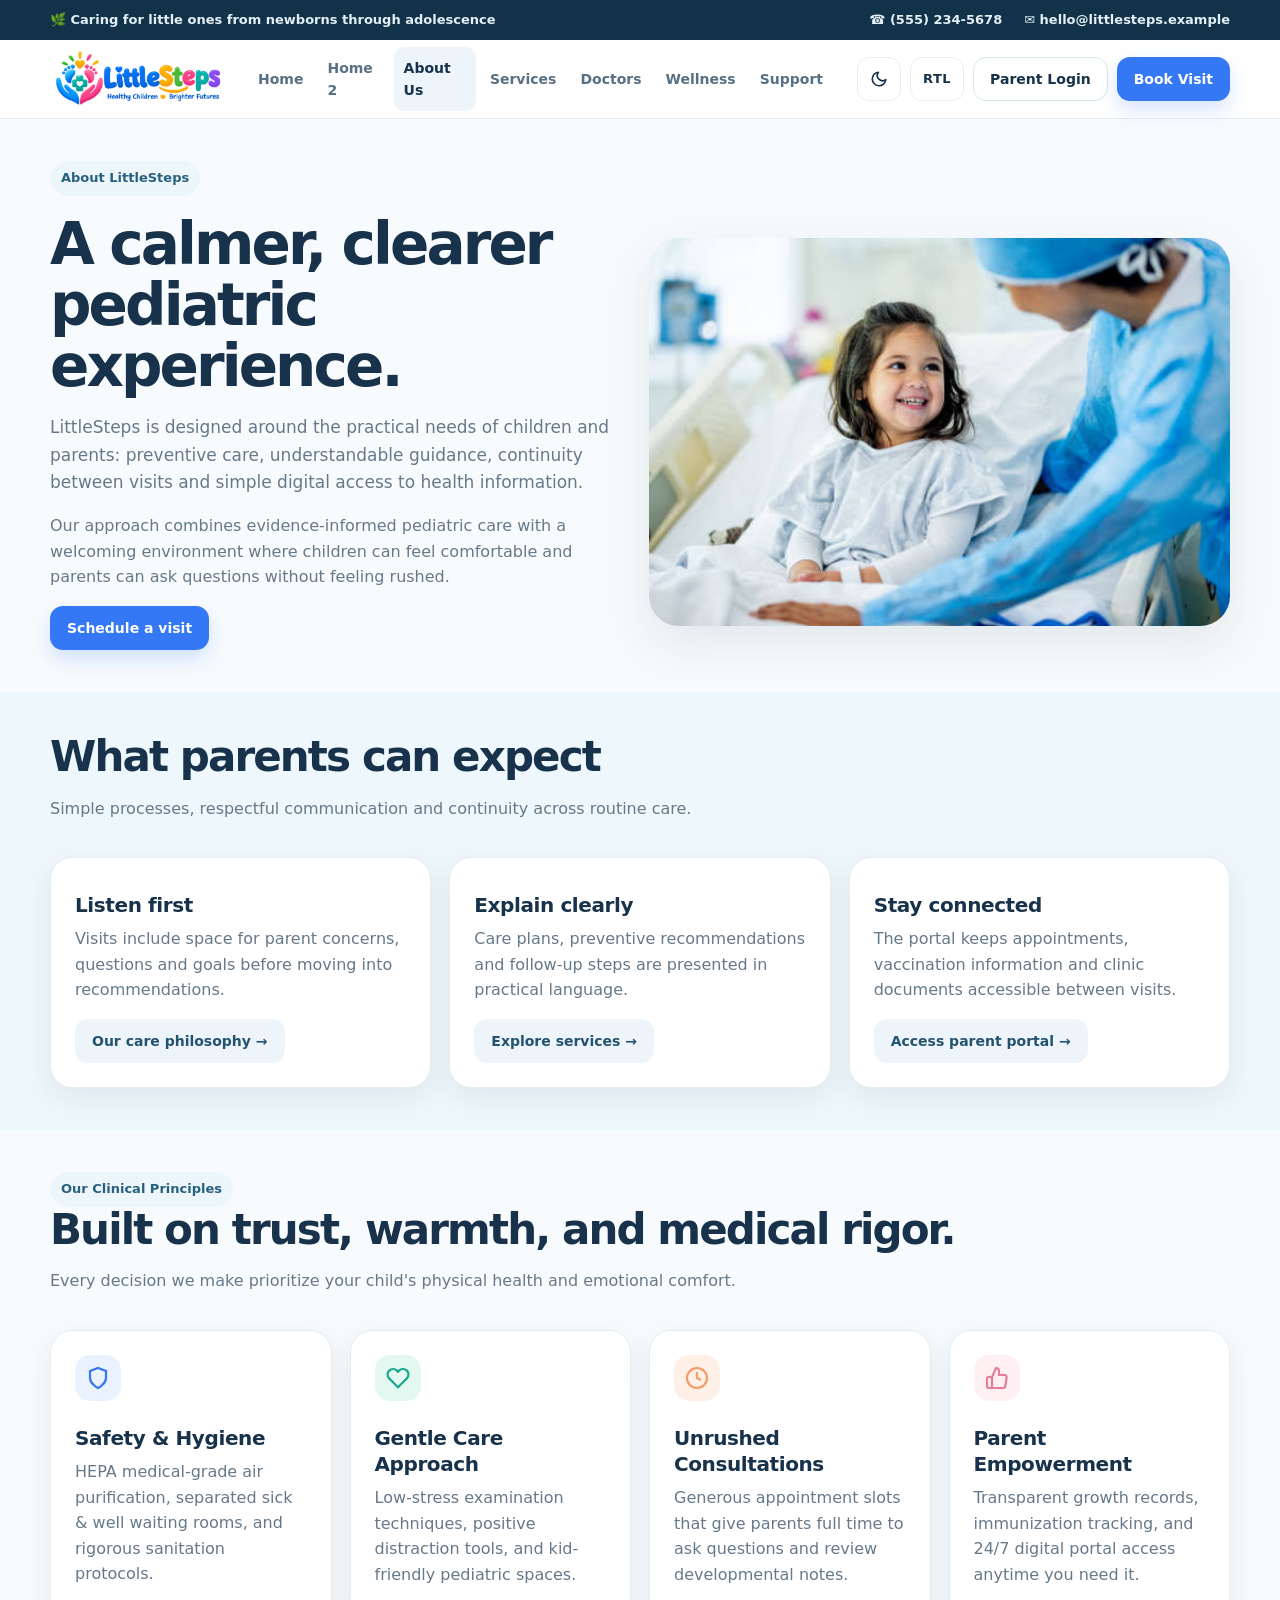
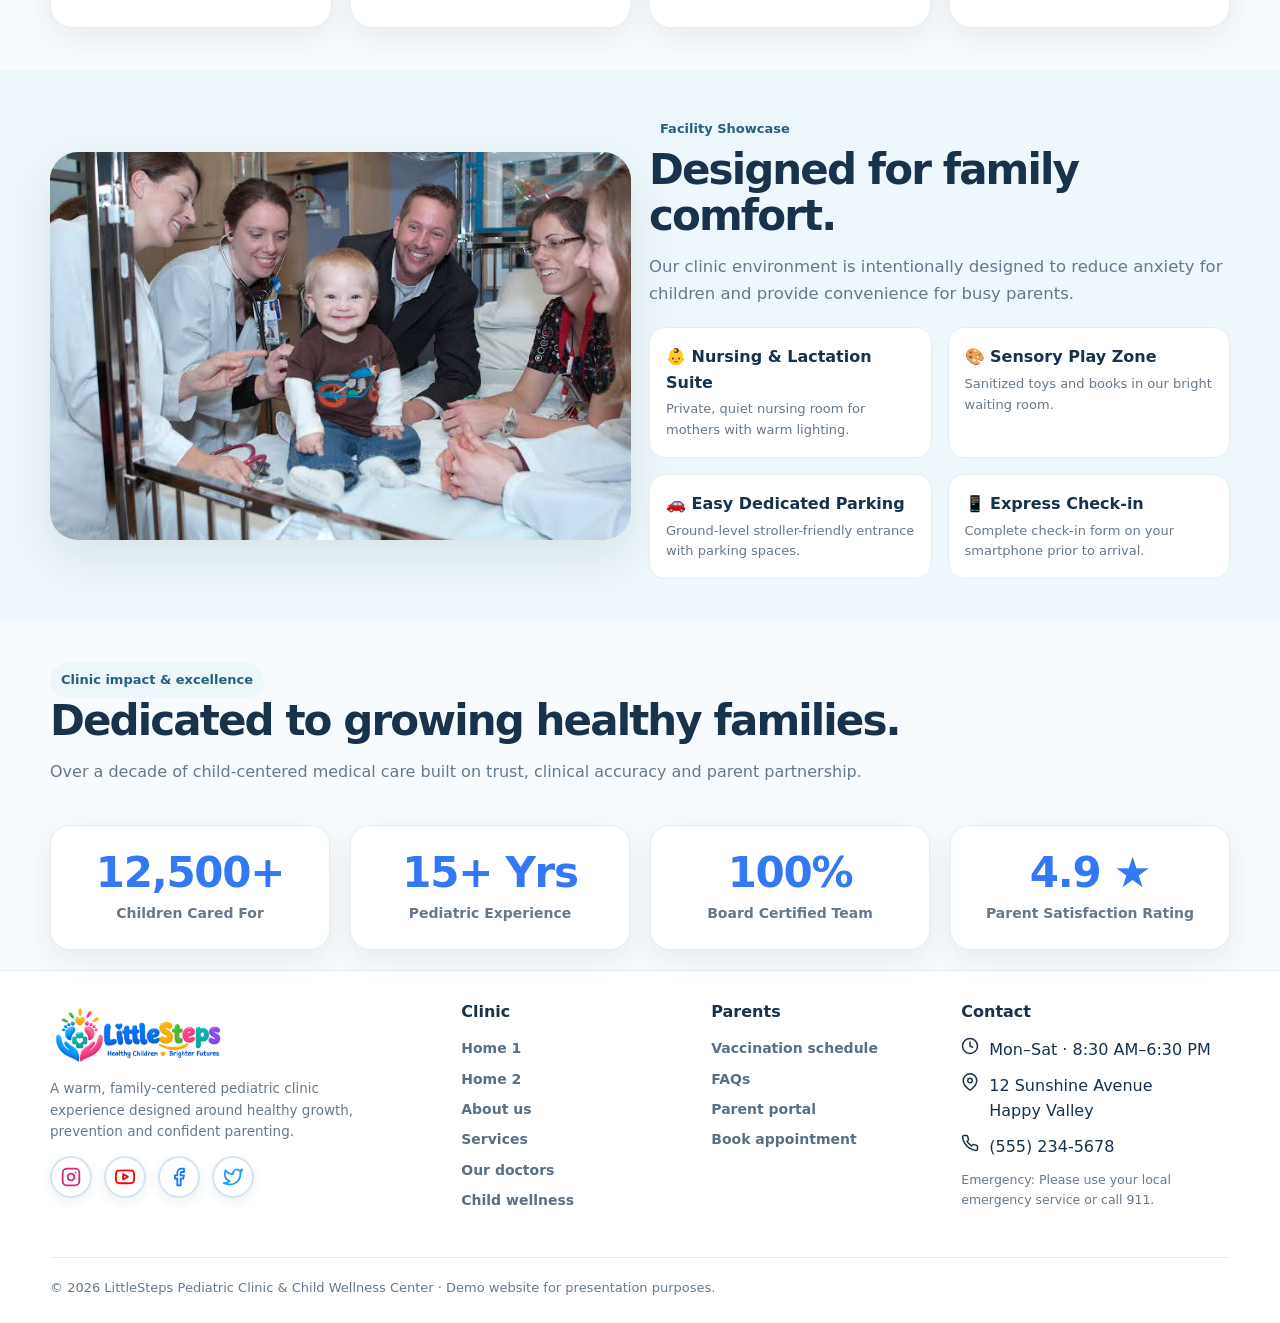
<file: about.html>
<!doctype html>
<html lang="en">

<head>
    <meta charset="utf-8">
    <meta name="viewport" content="width=device-width,initial-scale=1">
    <title>About Us | LittleSteps Pediatric Clinic</title>
    <meta name="description"
        content="LittleSteps pediatric clinic website with child wellness, vaccination, appointments and parent portal.">
    <link rel="icon" type="image/png" href="assets/favicon.png">
    <link rel="stylesheet" href="assets/styles.css">
</head>

<body>
    <div class="topbar">
        <div class="container"><span>🌿 Caring for little ones from newborns through adolescence</span>
            <div class="toplinks"><span>☎ (555) 234-5678</span><span>✉ hello@littlesteps.example</span></div>
        </div>
    </div>
    <header class="site-header">
        <div class="container nav"><a class="logo" href="index.html"><img src="assets/logo.png"
                    alt="LittleSteps Pediatric Clinic" class="logo-img"></a>
            <nav class="navlinks">
                <a class="" href="index.html">Home</a>
                <a class="" href="home-2.html">Home 2</a>
                <a class="active" href="about.html">About Us</a>
                <a class="" href="services.html">Services</a>
                <a class="" href="doctors.html">Doctors</a>
                <a class="" href="wellness.html">Wellness</a>
                <a class="" href="contact.html">Support</a>
            </nav>
            <div class="nav-actions">
                <button class="btn-theme" data-theme-btn aria-label="Toggle light or dark theme" title="Toggle theme">
                    <svg width="18" height="18" viewBox="0 0 24 24" fill="none" stroke="currentColor" stroke-width="2.2" stroke-linecap="round" stroke-linejoin="round"><path d="M21 12.79A9 9 0 1 1 11.21 3 7 7 0 0 0 21 12.79z"></path></svg>
                </button>
                <button class="btn-theme btn-rtl" data-rtl-btn aria-label="Toggle RTL or LTR mode" title="Toggle RTL/LTR">RTL</button>
                <a class="btn btn-outline" href="dashboard.html">Parent Login</a>
                <a class="btn btn-primary" href="login.html">Book Visit</a>
                <button class="hamb" data-menu aria-label="Open menu">☰</button>
            </div>
        </div>
        <div class="mobile-nav" id="mobileNav">
            <div class="container">
                <a class="" href="index.html">Home</a>
                <a class="" href="home-2.html">Home 2</a>
                <a class="active" href="about.html">About Us</a>
                <a class="" href="services.html">Services</a>
                <a class="" href="doctors.html">Doctors</a>
                <a class="" href="wellness.html">Wellness</a>
                <a class="" href="contact.html">Support</a>
                <div class="mobile-actions" style="display:flex;flex-direction:column;gap:10px;margin-top:14px">
                    <div style="display:flex;gap:10px;width:100%">
                        <button class="btn-theme" data-theme-btn aria-label="Toggle light or dark theme" style="flex:1;justify-content:center">
                            <svg width="18" height="18" viewBox="0 0 24 24" fill="none" stroke="currentColor" stroke-width="2.2" stroke-linecap="round" stroke-linejoin="round"><path d="M21 12.79A9 9 0 1 1 11.21 3 7 7 0 0 0 21 12.79z"></path></svg>
                        </button>
                        <button class="btn-theme btn-rtl" data-rtl-btn aria-label="Toggle RTL mode" style="flex:1;justify-content:center">RTL</button>
                    </div>
                    <a class="btn btn-outline" href="dashboard.html">Parent Login</a>
                    <a class="btn btn-primary" href="login.html">Book a Visit</a>
                </div>
            </div>
        </div>
    </header>
    <main class="page">
        <section class="section">
            <div class="container"><span class="eyebrow">About LittleSteps</span>
                <div class="grid-2" style="align-items:center;margin-top:18px">
                    <div>
                        <h1
                            style="font-size:clamp(36px,5vw,58px);line-height:1.05;letter-spacing:-.05em;margin:0 0 18px">
                            A calmer, clearer pediatric experience.</h1>
                        <p style="color:var(--muted);font-size:17px">LittleSteps is designed around the practical needs
                            of children and parents: preventive care, understandable guidance, continuity between visits
                            and simple digital access to health information.</p>
                        <p style="color:var(--muted)">Our approach combines evidence-informed pediatric care with a
                            welcoming environment where children can feel comfortable and parents can ask questions
                            without feeling rushed.</p><a class="btn btn-primary" href="contact.html#booking">Schedule a
                            visit</a>
                    </div><img src="assets/about.jfif"
                        alt="Warm pediatric clinician engaging with a child patient and family"
                        style="width:100%;border-radius:30px;box-shadow:var(--shadow)">
                </div>
            </div>
        </section>
        <section class="section alt">
            <div class="container">
                <div class="section-head">
                    <div>
                        <h2>What parents can expect</h2>
                        <p>Simple processes, respectful communication and continuity across routine care.</p>
                    </div>
                </div>
                <div class="grid-3">
                    <div class="card">
                        <h3>Listen first</h3>
                        <p>Visits include space for parent concerns, questions and goals before moving into
                            recommendations.</p>
                        <a class="btn btn-soft" href="contact.html#booking">Our care philosophy →</a>
                    </div>
                    <div class="card">
                        <h3>Explain clearly</h3>
                        <p>Care plans, preventive recommendations and follow-up steps are presented in practical
                            language.</p>
                        <a class="btn btn-soft" href="services.html">Explore services →</a>
                    </div>
                    <div class="card">
                        <h3>Stay connected</h3>
                        <p>The portal keeps appointments, vaccination information and clinic documents accessible
                            between visits.</p>
                        <a class="btn btn-soft" href="dashboard.html">Access parent portal →</a>
                    </div>
                </div>
            </div>
        </section>

        <!-- New Enhanced Section 1: Core Clinical Values -->
        <section class="section">
            <div class="container">
                <div class="section-head">
                    <div>
                        <span class="eyebrow">Our Clinical Principles</span>
                        <h2>Built on trust, warmth, and medical rigor.</h2>
                        <p>Every decision we make prioritize your child's physical health and emotional comfort.</p>
                    </div>
                </div>
                <div class="grid-4">
                    <div class="card">
                        <div class="service-icon icon-blue" style="margin-bottom:14px">
                            <svg width="24" height="24" viewBox="0 0 24 24" fill="none" stroke="currentColor" stroke-width="2.2"><path d="M12 22s8-4 8-10V5l-8-3-8 3v7c0 6 8 10 8 10z"></path></svg>
                        </div>
                        <h3>Safety & Hygiene</h3>
                        <p>HEPA medical-grade air purification, separated sick & well waiting rooms, and rigorous sanitation protocols.</p>
                    </div>
                    <div class="card">
                        <div class="service-icon icon-mint" style="margin-bottom:14px">
                            <svg width="24" height="24" viewBox="0 0 24 24" fill="none" stroke="currentColor" stroke-width="2.2"><path d="M20.84 4.61a5.5 5.5 0 0 0-7.78 0L12 5.67l-1.06-1.06a5.5 5.5 0 0 0-7.78 7.78l1.06 1.06L12 21.23l7.78-7.78 1.06-1.06a5.5 5.5 0 0 0 0-7.78z"></path></svg>
                        </div>
                        <h3>Gentle Care Approach</h3>
                        <p>Low-stress examination techniques, positive distraction tools, and kid-friendly pediatric spaces.</p>
                    </div>
                    <div class="card">
                        <div class="service-icon icon-peach" style="margin-bottom:14px">
                            <svg width="24" height="24" viewBox="0 0 24 24" fill="none" stroke="currentColor" stroke-width="2.2"><circle cx="12" cy="12" r="10"></circle><polyline points="12 6 12 12 16 14"></polyline></svg>
                        </div>
                        <h3>Unrushed Consultations</h3>
                        <p>Generous appointment slots that give parents full time to ask questions and review developmental notes.</p>
                    </div>
                    <div class="card">
                        <div class="service-icon icon-rose" style="margin-bottom:14px">
                            <svg width="24" height="24" viewBox="0 0 24 24" fill="none" stroke="currentColor" stroke-width="2.2"><path d="M14 9V5a3 3 0 0 0-3-3l-4 9v11h11.28a2 2 0 0 0 2-1.7l1.38-9a2 2 0 0 0-2-2.3zM7 22H4a2 2 0 0 1-2-2v-7a2 2 0 0 1 2-2h3"></path></svg>
                        </div>
                        <h3>Parent Empowerment</h3>
                        <p>Transparent growth records, immunization tracking, and 24/7 digital portal access anytime you need it.</p>
                    </div>
                </div>
            </div>
        </section>

        <!-- New Enhanced Section 2: Clinic Facilities & Amenities -->
        <section class="section alt">
            <div class="container">
                <div class="grid-2" style="align-items:center">
                    <img src="assets/familyhome.jfif" alt="Modern pediatric clinic interior and amenities" style="width:100%;border-radius:28px;box-shadow:var(--shadow)">
                    <div>
                        <span class="eyebrow">Facility Showcase</span>
                        <h2>Designed for family comfort.</h2>
                        <p style="color:var(--muted);font-size:16.5px">Our clinic environment is intentionally designed to reduce anxiety for children and provide convenience for busy parents.</p>
                        <div style="display:grid;grid-template-columns:1fr 1fr;gap:16px;margin-top:20px">
                            <div style="background:var(--white);padding:16px;border-radius:16px;border:1px solid var(--line)">
                                <h4 style="margin:0 0 4px">👶 Nursing & Lactation Suite</h4>
                                <p style="margin:0;font-size:13px;color:var(--muted)">Private, quiet nursing room for mothers with warm lighting.</p>
                            </div>
                            <div style="background:var(--white);padding:16px;border-radius:16px;border:1px solid var(--line)">
                                <h4 style="margin:0 0 4px">🎨 Sensory Play Zone</h4>
                                <p style="margin:0;font-size:13px;color:var(--muted)">Sanitized toys and books in our bright waiting room.</p>
                            </div>
                            <div style="background:var(--white);padding:16px;border-radius:16px;border:1px solid var(--line)">
                                <h4 style="margin:0 0 4px">🚗 Easy Dedicated Parking</h4>
                                <p style="margin:0;font-size:13px;color:var(--muted)">Ground-level stroller-friendly entrance with parking spaces.</p>
                            </div>
                            <div style="background:var(--white);padding:16px;border-radius:16px;border:1px solid var(--line)">
                                <h4 style="margin:0 0 4px">📱 Express Check-in</h4>
                                <p style="margin:0;font-size:13px;color:var(--muted)">Complete check-in form on your smartphone prior to arrival.</p>
                            </div>
                        </div>
                    </div>
                </div>
            </div>
        </section>

        <section class="section">
            <div class="container">
                <div class="section-head">
                    <div><span class="eyebrow">Clinic impact & excellence</span>
                        <h2>Dedicated to growing healthy families.</h2>
                        <p>Over a decade of child-centered medical care built on trust, clinical accuracy and parent
                            partnership.</p>
                    </div>
                </div>
                <div class="stats-row">
                    <div class="stat-card">
                        <div class="stat-number">12,500+</div>
                        <div class="stat-label">Children Cared For</div>
                    </div>
                    <div class="stat-card">
                        <div class="stat-number">15+ Yrs</div>
                        <div class="stat-label">Pediatric Experience</div>
                    </div>
                    <div class="stat-card">
                        <div class="stat-number">100%</div>
                        <div class="stat-label">Board Certified Team</div>
                    </div>
                    <div class="stat-card">
                        <div class="stat-number">4.9 ★</div>
                        <div class="stat-label">Parent Satisfaction Rating</div>
                    </div>
                </div>
            </div>
        </section>
    </main>
    <footer class="footer">
        <div class="container">
            <div class="footer-grid">
                <div><a class="logo logo-footer" href="index.html"><img src="assets/logo.png"
                            alt="LittleSteps Pediatric Clinic" class="logo-img"></a>
                    <p style="max-width:330px">A warm, family-centered pediatric clinic experience designed around
                        healthy growth, prevention and confident parenting.</p>
                    <div class="footer-social-row">
                        <a href="https://instagram.com" target="_blank" rel="noopener" class="social-icon instagram" title="Follow us on Instagram" aria-label="Instagram">
                            <svg width="18" height="18" viewBox="0 0 24 24" fill="none" stroke="currentColor" stroke-width="2" stroke-linecap="round" stroke-linejoin="round"><rect x="2" y="2" width="20" height="20" rx="5" ry="5"></rect><path d="M16 11.37A4 4 0 1 1 12.63 8 4 4 0 0 1 16 11.37z"></path><line x1="17.5" y1="6.5" x2="17.51" y2="6.5"></line></svg>
                        </a>
                        <a href="https://youtube.com" target="_blank" rel="noopener" class="social-icon youtube" title="Subscribe on YouTube" aria-label="YouTube">
                            <svg width="18" height="18" viewBox="0 0 24 24" fill="none" stroke="currentColor" stroke-width="2" stroke-linecap="round" stroke-linejoin="round"><path d="M22.54 6.42a2.78 2.78 0 0 0-1.94-2C18.88 4 12 4 12 4s-6.88 0-8.6.46a2.78 2.78 0 0 0-1.94 2A29 29 0 0 0 1 11.75a29 29 0 0 0 .46 5.33A2.78 2.78 0 0 0 3.4 19c1.72.46 8.6.46 8.6.46s6.88 0 8.6-.46a2.78 2.78 0 0 0 1.94-2 29 29 0 0 0 .46-5.25 29 29 0 0 0-.46-5.33z"></path><polygon points="9.75 15.02 15.5 11.75 9.75 8.48 9.75 15.02"></polygon></svg>
                        </a>
                        <a href="https://facebook.com" target="_blank" rel="noopener" class="social-icon facebook" title="Follow us on Facebook" aria-label="Facebook">
                            <svg width="18" height="18" viewBox="0 0 24 24" fill="none" stroke="currentColor" stroke-width="2" stroke-linecap="round" stroke-linejoin="round"><path d="M18 2h-3a5 5 0 0 0-5 5v3H7v4h3v8h4v-8h3l1-4h-4V7a1 1 0 0 1 1-1h3z"></path></svg>
                        </a>
                        <a href="https://twitter.com" target="_blank" rel="noopener" class="social-icon twitter" title="Follow us on Twitter" aria-label="Twitter">
                            <svg width="18" height="18" viewBox="0 0 24 24" fill="none" stroke="currentColor" stroke-width="2" stroke-linecap="round" stroke-linejoin="round"><path d="M23 3a10.9 10.9 0 0 1-3.14 1.53 4.48 4.48 0 0 0-7.86 3v1A10.66 10.66 0 0 1 3 4s-4 9 5 13a11.64 11.64 0 0 1-7 2c9 5 20 0 20-11.5a4.5 4.5 0 0 0-.08-.83A7.72 7.72 0 0 0 23 3z"></path></svg>
                        </a>
                    </div>
                </div>
                <div>
                    <h4>Clinic</h4>
                    <a href="index.html">Home 1</a>
                    <a href="home-2.html">Home 2</a>
                    <a href="about.html">About us</a>
                    <a href="services.html">Services</a>
                    <a href="doctors.html">Our doctors</a>
                    <a href="wellness.html">Child wellness</a>
                </div>
                <div>
                    <h4>Parents</h4><a href="wellness.html#vaccines">Vaccination schedule</a><a
                        href="contact.html#faq">FAQs</a><a href="dashboard.html">Parent portal</a><a
                        href="contact.html#booking">Book appointment</a>
                </div>
                <div>
                    <h4>Contact</h4>
                    <div class="footer-contact-item">
                        <svg width="18" height="18" viewBox="0 0 24 24" fill="none" stroke="currentColor" stroke-width="2"><circle cx="12" cy="12" r="10"></circle><polyline points="12 6 12 12 16 14"></polyline></svg>
                        <span>Mon–Sat · 8:30 AM–6:30 PM</span>
                    </div>
                    <div class="footer-contact-item">
                        <svg width="18" height="18" viewBox="0 0 24 24" fill="none" stroke="currentColor" stroke-width="2"><path d="M21 10c0 7-9 13-9 13s-9-6-9-13a9 9 0 0 1 18 0z"></path><circle cx="12" cy="10" r="3"></circle></svg>
                        <span>12 Sunshine Avenue<br>Happy Valley</span>
                    </div>
                    <div class="footer-contact-item">
                        <svg width="18" height="18" viewBox="0 0 24 24" fill="none" stroke="currentColor" stroke-width="2"><path d="M22 16.92v3a2 2 0 0 1-2.18 2 19.79 19.79 0 0 1-8.63-3.07 19.5 19.5 0 0 1-6-6 19.79 19.79 0 0 1-3.07-8.67A2 2 0 0 1 4.11 2h3a2 2 0 0 1 2 1.72 12.84 12.84 0 0 0 .7 2.81 2 2 0 0 1-.45 2.11L8.09 9.91a16 16 0 0 0 6 6l1.27-1.27a2 2 0 0 1 2.11-.45 12.84 12.84 0 0 0 2.81.7A2 2 0 0 1 22 16.92z"></path></svg>
                        <span>(555) 234-5678</span>
                    </div>
                    <p style="font-size:12.5px;color:var(--muted);margin-top:8px">Emergency: Please use your local emergency service or call 911.</p>
                </div>
            </div>
            <div class="copyright">© 2026 LittleSteps Pediatric Clinic & Child Wellness Center · Demo website for
                presentation purposes.</div>
        </div>
    </footer>
    <div id="modalRoot"></div>
    <div id="toast" class="toast"></div>
    <script src="assets/site.js"></script>
</body>

</html>
</file>
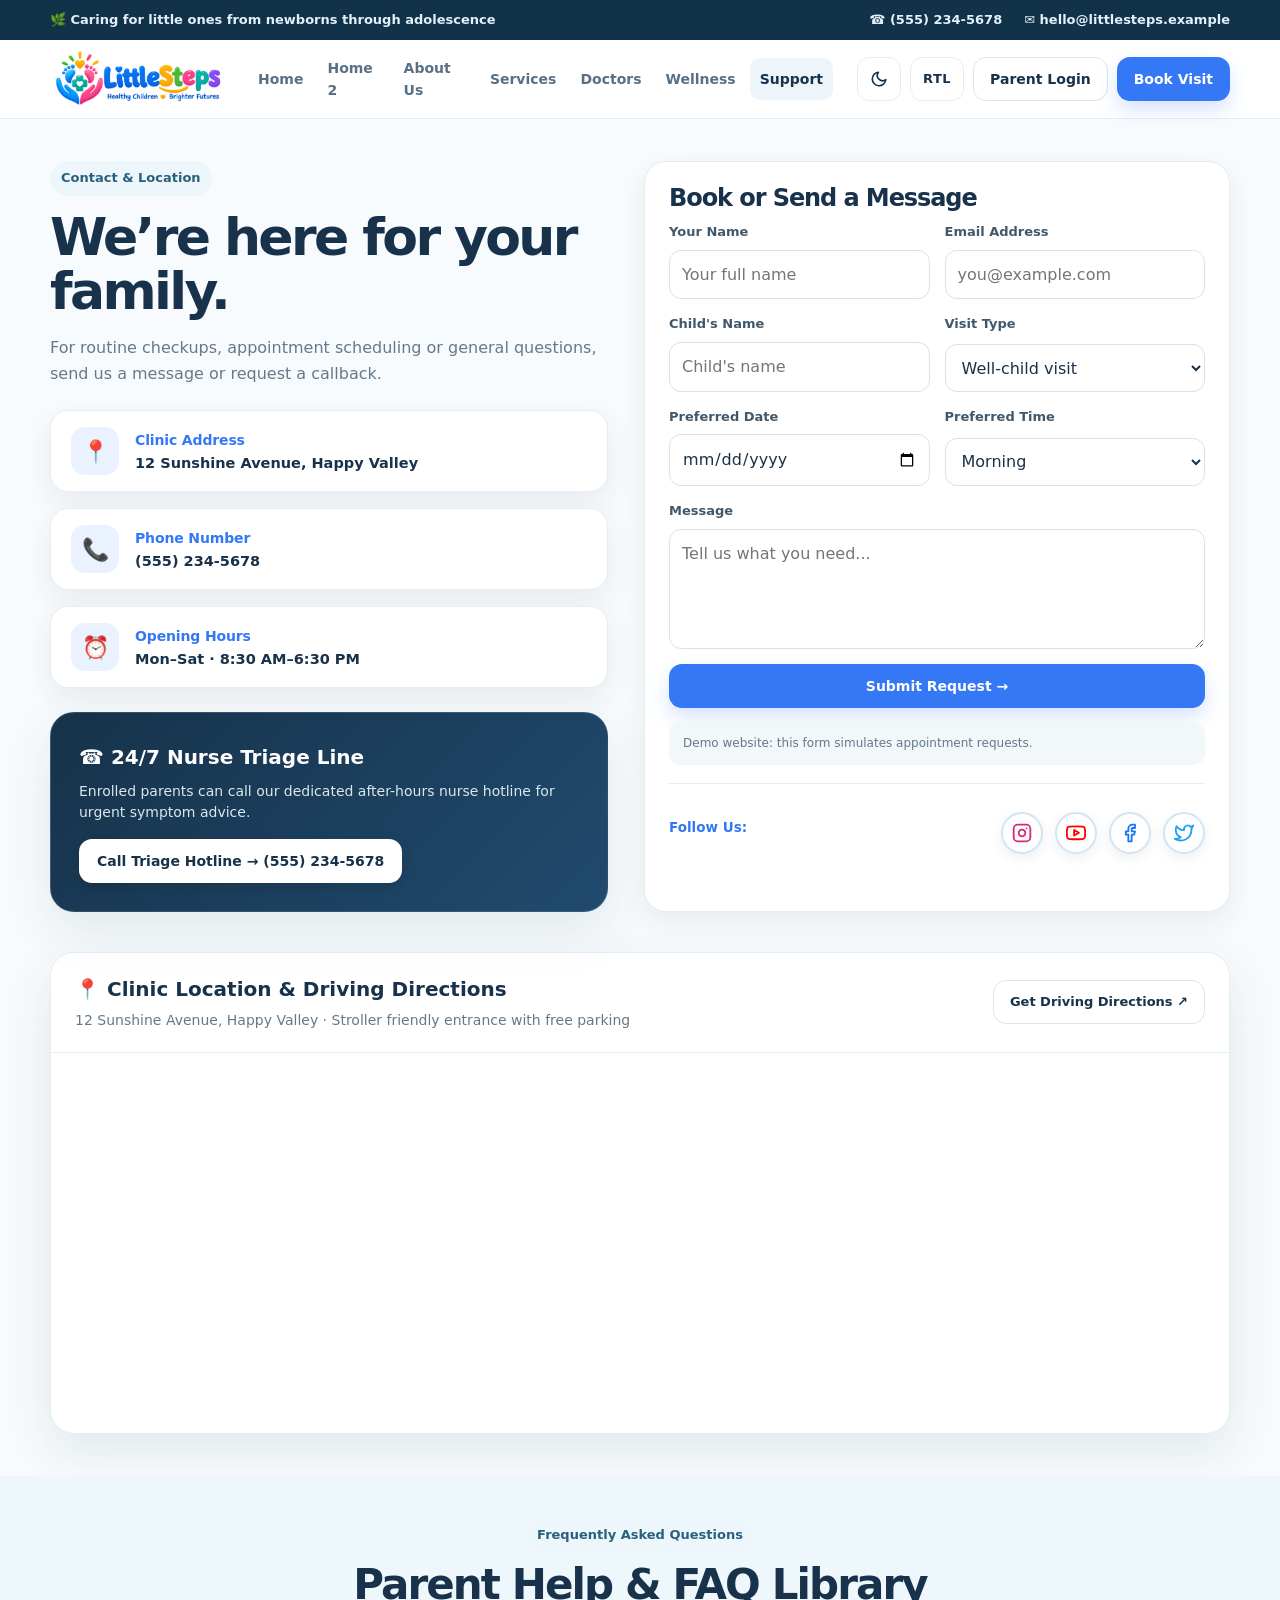
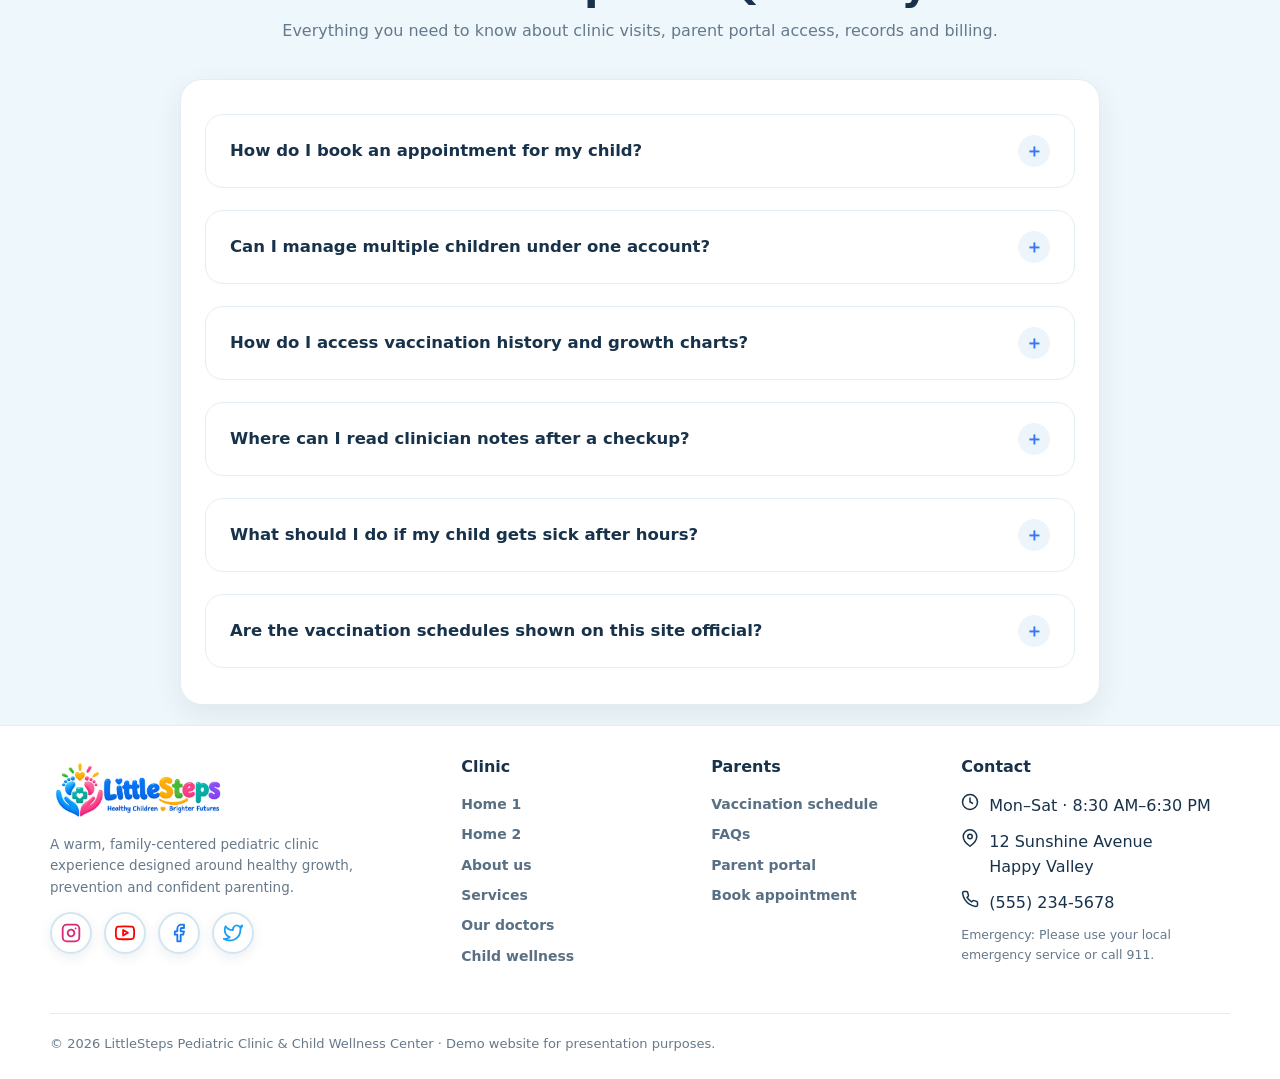
<file: contact.html>
<!doctype html>
<html lang="en">

<head>
    <meta charset="utf-8">
    <meta name="viewport" content="width=device-width,initial-scale=1">
    <title>Support & Contact | LittleSteps Pediatric Clinic</title>
    <meta name="description"
        content="Contact LittleSteps Pediatric Clinic, book appointments, and search our parent FAQ library.">
    <link rel="icon" type="image/png" href="assets/favicon.png">
    <link rel="stylesheet" href="assets/styles.css">
</head>

<body>
    <div class="topbar">
        <div class="container"><span>🌿 Caring for little ones from newborns through adolescence</span>
            <div class="toplinks"><span>☎ (555) 234-5678</span><span>✉ hello@littlesteps.example</span></div>
        </div>
    </div>
    <header class="site-header">
        <div class="container nav"><a class="logo" href="index.html"><img src="assets/logo.png" alt="LittleSteps Pediatric Clinic" class="logo-img"></a>
            <nav class="navlinks">
                <a class="" href="index.html">Home</a>
                <a class="" href="home-2.html">Home 2</a>
                <a class="" href="about.html">About Us</a>
                <a class="" href="services.html">Services</a>
                <a class="" href="doctors.html">Doctors</a>
                <a class="" href="wellness.html">Wellness</a>
                <a class="active" href="contact.html">Support</a>
            </nav>
            <div class="nav-actions">
                <button class="btn-theme" data-theme-btn aria-label="Toggle light or dark theme" title="Toggle theme">
                    <svg width="18" height="18" viewBox="0 0 24 24" fill="none" stroke="currentColor" stroke-width="2.2" stroke-linecap="round" stroke-linejoin="round"><path d="M21 12.79A9 9 0 1 1 11.21 3 7 7 0 0 0 21 12.79z"></path></svg>
                </button>
                <button class="btn-theme btn-rtl" data-rtl-btn aria-label="Toggle RTL or LTR mode" title="Toggle RTL/LTR">RTL</button>
                <a class="btn btn-outline" href="dashboard.html">Parent Login</a>
                <a class="btn btn-primary" href="login.html">Book Visit</a>
                <button class="hamb" data-menu aria-label="Open menu">☰</button>
            </div>
        </div>
        <div class="mobile-nav" id="mobileNav">
            <div class="container">
                <a class="" href="index.html">Home</a>
                <a class="" href="home-2.html">Home 2</a>
                <a class="" href="about.html">About Us</a>
                <a class="" href="services.html">Services</a>
                <a class="" href="doctors.html">Doctors</a>
                <a class="" href="wellness.html">Wellness</a>
                <a class="active" href="contact.html">Support</a>
                <div class="mobile-actions" style="display:flex;flex-direction:column;gap:10px;margin-top:14px">
                    <div style="display:flex;gap:10px;width:100%">
                        <button class="btn-theme" data-theme-btn aria-label="Toggle light or dark theme" style="flex:1;justify-content:center">
                            <svg width="18" height="18" viewBox="0 0 24 24" fill="none" stroke="currentColor" stroke-width="2.2" stroke-linecap="round" stroke-linejoin="round"><path d="M21 12.79A9 9 0 1 1 11.21 3 7 7 0 0 0 21 12.79z"></path></svg>
                        </button>
                        <button class="btn-theme btn-rtl" data-rtl-btn aria-label="Toggle RTL mode" style="flex:1;justify-content:center">RTL</button>
                    </div>
                    <a class="btn btn-outline" href="dashboard.html">Parent Login</a>
                    <a class="btn btn-primary" href="login.html">Book a Visit</a>
                </div>
            </div>
        </div>
    </header>
    <main class="page">
        <section class="section">
            <div class="container">
                <div class="contact-grid">
                    <div><span class="eyebrow">Contact & Location</span>
                        <h1 style="font-size:clamp(34px,4.5vw,52px);line-height:1.05;letter-spacing:-.05em;margin:14px 0">
                            We’re here for your family.</h1>
                        <p style="color:var(--muted);font-size:16px">For routine checkups, appointment scheduling or general questions, send us a message or request a callback.</p>
                        <div class="info-list">
                            <div class="info">
                                <div class="info-icon">📍</div>
                                <div><b>Clinic Address</b><span>12 Sunshine Avenue, Happy Valley</span></div>
                            </div>
                            <div class="info">
                                <div class="info-icon">📞</div>
                                <div><b>Phone Number</b><span>(555) 234-5678</span></div>
                            </div>
                            <div class="info">
                                <div class="info-icon">⏰</div>
                                <div><b>Opening Hours</b><span>Mon–Sat · 8:30 AM–6:30 PM</span></div>
                            </div>
                        </div>
                        <div class="emergency-box">
                            <h3>☎ 24/7 Nurse Triage Line</h3>
                            <p>Enrolled parents can call our dedicated after-hours nurse hotline for urgent symptom advice.</p>
                            <a class="btn" href="tel:5552345678">Call Triage Hotline → (555) 234-5678</a>
                        </div>
                    </div>
                    <div class="card" id="booking">
                        <h2 style="margin-top:0;font-size:24px">Book or Send a Message</h2>
                        <form class="form-grid" data-demo-form="contact">
                            <div class="field"><label>Your Name</label><input required placeholder="Your full name"></div>
                            <div class="field"><label>Email Address</label><input type="email" required
                                    placeholder="you@example.com"></div>
                            <div class="field"><label>Child's Name</label><input placeholder="Child's name"></div>
                            <div class="field"><label>Visit Type</label><select>
                                    <option>Well-child visit</option>
                                    <option>Vaccination</option>
                                    <option>Sick visit</option>
                                    <option>Growth & development</option>
                                </select></div>
                            <div class="field"><label>Preferred Date</label><input type="date"></div>
                            <div class="field"><label>Preferred Time</label><select>
                                    <option>Morning</option>
                                    <option>Afternoon</option>
                                    <option>Evening</option>
                                </select></div>
                            <div class="field full"><label>Message</label><textarea rows="3"
                                    placeholder="Tell us what you need..."></textarea></div>
                            <div class="field full"><button class="btn btn-primary">Submit Request →</button></div>
                        </form>
                        <div class="note">Demo website: this form simulates appointment requests.</div>
                        <div class="social-follow">
                            <span class="social-label">Follow Us:</span>
                            <div class="social-links">
                                <a href="https://instagram.com" target="_blank" rel="noopener" class="social-icon instagram" title="Follow us on Instagram" aria-label="Instagram">
                                    <svg width="18" height="18" viewBox="0 0 24 24" fill="none" stroke="currentColor" stroke-width="2" stroke-linecap="round" stroke-linejoin="round"><rect x="2" y="2" width="20" height="20" rx="5" ry="5"></rect><path d="M16 11.37A4 4 0 1 1 12.63 8 4 4 0 0 1 16 11.37z"></path><line x1="17.5" y1="6.5" x2="17.51" y2="6.5"></line></svg>
                                </a>
                                <a href="https://youtube.com" target="_blank" rel="noopener" class="social-icon youtube" title="Subscribe on YouTube" aria-label="YouTube">
                                    <svg width="18" height="18" viewBox="0 0 24 24" fill="none" stroke="currentColor" stroke-width="2" stroke-linecap="round" stroke-linejoin="round"><path d="M22.54 6.42a2.78 2.78 0 0 0-1.94-2C18.88 4 12 4 12 4s-6.88 0-8.6.46a2.78 2.78 0 0 0-1.94 2A29 29 0 0 0 1 11.75a29 29 0 0 0 .46 5.33A2.78 2.78 0 0 0 3.4 19c1.72.46 8.6.46 8.6.46s6.88 0 8.6-.46a2.78 2.78 0 0 0 1.94-2 29 29 0 0 0 .46-5.25 29 29 0 0 0-.46-5.33z"></path><polygon points="9.75 15.02 15.5 11.75 9.75 8.48 9.75 15.02"></polygon></svg>
                                </a>
                                <a href="https://facebook.com" target="_blank" rel="noopener" class="social-icon facebook" title="Follow us on Facebook" aria-label="Facebook">
                                    <svg width="18" height="18" viewBox="0 0 24 24" fill="none" stroke="currentColor" stroke-width="2" stroke-linecap="round" stroke-linejoin="round"><path d="M18 2h-3a5 5 0 0 0-5 5v3H7v4h3v8h4v-8h3l1-4h-4V7a1 1 0 0 1 1-1h3z"></path></svg>
                                </a>
                                <a href="https://twitter.com" target="_blank" rel="noopener" class="social-icon twitter" title="Follow us on Twitter" aria-label="Twitter">
                                    <svg width="18" height="18" viewBox="0 0 24 24" fill="none" stroke="currentColor" stroke-width="2" stroke-linecap="round" stroke-linejoin="round"><path d="M23 3a10.9 10.9 0 0 1-3.14 1.53 4.48 4.48 0 0 0-7.86 3v1A10.66 10.66 0 0 1 3 4s-4 9 5 13a11.64 11.64 0 0 1-7 2c9 5 20 0 20-11.5a4.5 4.5 0 0 0-.08-.83A7.72 7.72 0 0 0 23 3z"></path></svg>
                                </a>
                            </div>
                        </div>
                    </div>
                </div>

                <!-- Interactive Map Section -->
                <div class="map-section">
                    <div class="map-header">
                        <div>
                            <h3 style="margin:0;font-size:20px">📍 Clinic Location & Driving Directions</h3>
                            <p style="margin:4px 0 0;color:var(--muted);font-size:14px">12 Sunshine Avenue, Happy Valley · Stroller friendly entrance with free parking</p>
                        </div>
                        <a href="https://maps.google.com" target="_blank" rel="noopener" class="btn btn-outline" style="font-size:13px">Get Driving Directions ↗</a>
                    </div>
                    <div class="map-frame-wrapper">
                        <iframe title="LittleSteps Pediatric Clinic Location Map" src="https://www.openstreetmap.org/export/embed.html?bbox=-74.0100%2C40.7000%2C-73.9800%2C40.7300&amp;layer=mapnik&amp;marker=40.7150%2C-73.9950" loading="lazy"></iframe>
                    </div>
                </div>
            </div>
        </section>

        <!-- Combined FAQ Section -->
        <section class="section alt" id="faq">
            <div class="container" style="max-width:920px">
                <div class="section-head" style="align-items:center;text-align:center;flex-direction:column">
                    <div><span class="eyebrow">Frequently Asked Questions</span>
                        <h2 style="margin-top:10px">Parent Help & FAQ Library</h2>
                        <p style="margin-top:4px">Everything you need to know about clinic visits, parent portal access, records and billing.</p>
                    </div>
                </div>
                <div class="card">
                    <div class="faq-item"><button class="faq-q">How do I book an appointment for my child?<span>＋</span></button>
                        <div class="faq-a">You can click the <b>Book Visit</b> button at the top of any page, fill out the booking form above, or log into the parent portal to pick your preferred doctor and time slot.</div>
                    </div>
                    <div class="faq-item"><button class="faq-q">Can I manage multiple children under one account?<span>＋</span></button>
                        <div class="faq-a">Yes! The LittleSteps Parent Portal allows parents to manage growth charts, vaccination records, and doctor notes for all their children under a single unified account.</div>
                    </div>
                    <div class="faq-item"><button class="faq-q">How do I access vaccination history and growth charts?<span>＋</span></button>
                        <div class="faq-a">All vaccination records and growth velocity curves are automatically updated after every clinic visit and can be viewed or downloaded anytime in the Parent Portal dashboard.</div>
                    </div>
                    <div class="faq-item"><button class="faq-q">Where can I read clinician notes after a checkup?<span>＋</span></button>
                        <div class="faq-a">Clinician summary notes, prescribed care plans, and developmental guidance are posted to your child's profile in the portal immediately following your appointment.</div>
                    </div>
                    <div class="faq-item"><button class="faq-q">What should I do if my child gets sick after hours?<span>＋</span></button>
                        <div class="faq-a">Enrolled families can call our 24/7 Nurse Triage Hotline for quick guidance. For severe medical emergencies, please visit the nearest hospital emergency room or call 911.</div>
                    </div>
                    <div class="faq-item"><button class="faq-q">Are the vaccination schedules shown on this site official?<span>＋</span></button>
                        <div class="faq-a">The public schedule on our Wellness & Vaccine page follows standard pediatric guidelines, but individual vaccine catch-up schedules will be customized by your pediatrician.</div>
                    </div>
                </div>
            </div>
        </section>
    </main>
    <footer class="footer">
        <div class="container">
            <div class="footer-grid">
                <div><a class="logo logo-footer" href="index.html"><img src="assets/logo.png" alt="LittleSteps Pediatric Clinic" class="logo-img"></a>
                    <p style="max-width:330px">A warm, family-centered pediatric clinic experience designed around
                        healthy growth, prevention and confident parenting.</p>
                    <div class="footer-social-row">
                        <a href="https://instagram.com" target="_blank" rel="noopener" class="social-icon instagram" title="Follow us on Instagram" aria-label="Instagram">
                            <svg width="18" height="18" viewBox="0 0 24 24" fill="none" stroke="currentColor" stroke-width="2" stroke-linecap="round" stroke-linejoin="round"><rect x="2" y="2" width="20" height="20" rx="5" ry="5"></rect><path d="M16 11.37A4 4 0 1 1 12.63 8 4 4 0 0 1 16 11.37z"></path><line x1="17.5" y1="6.5" x2="17.51" y2="6.5"></line></svg>
                        </a>
                        <a href="https://youtube.com" target="_blank" rel="noopener" class="social-icon youtube" title="Subscribe on YouTube" aria-label="YouTube">
                            <svg width="18" height="18" viewBox="0 0 24 24" fill="none" stroke="currentColor" stroke-width="2" stroke-linecap="round" stroke-linejoin="round"><path d="M22.54 6.42a2.78 2.78 0 0 0-1.94-2C18.88 4 12 4 12 4s-6.88 0-8.6.46a2.78 2.78 0 0 0-1.94 2A29 29 0 0 0 1 11.75a29 29 0 0 0 .46 5.33A2.78 2.78 0 0 0 3.4 19c1.72.46 8.6.46 8.6.46s6.88 0 8.6-.46a2.78 2.78 0 0 0 1.94-2 29 29 0 0 0 .46-5.25 29 29 0 0 0-.46-5.33z"></path><polygon points="9.75 15.02 15.5 11.75 9.75 8.48 9.75 15.02"></polygon></svg>
                        </a>
                        <a href="https://facebook.com" target="_blank" rel="noopener" class="social-icon facebook" title="Follow us on Facebook" aria-label="Facebook">
                            <svg width="18" height="18" viewBox="0 0 24 24" fill="none" stroke="currentColor" stroke-width="2" stroke-linecap="round" stroke-linejoin="round"><path d="M18 2h-3a5 5 0 0 0-5 5v3H7v4h3v8h4v-8h3l1-4h-4V7a1 1 0 0 1 1-1h3z"></path></svg>
                        </a>
                        <a href="https://twitter.com" target="_blank" rel="noopener" class="social-icon twitter" title="Follow us on Twitter" aria-label="Twitter">
                            <svg width="18" height="18" viewBox="0 0 24 24" fill="none" stroke="currentColor" stroke-width="2" stroke-linecap="round" stroke-linejoin="round"><path d="M23 3a10.9 10.9 0 0 1-3.14 1.53 4.48 4.48 0 0 0-7.86 3v1A10.66 10.66 0 0 1 3 4s-4 9 5 13a11.64 11.64 0 0 1-7 2c9 5 20 0 20-11.5a4.5 4.5 0 0 0-.08-.83A7.72 7.72 0 0 0 23 3z"></path></svg>
                        </a>
                    </div>
                </div>
                <div>
                    <h4>Clinic</h4>
                    <a href="index.html">Home 1</a>
                    <a href="home-2.html">Home 2</a>
                    <a href="about.html">About us</a>
                    <a href="services.html">Services</a>
                    <a href="doctors.html">Our doctors</a>
                    <a href="wellness.html">Child wellness</a>
                </div>
                <div>
                    <h4>Parents</h4><a href="wellness.html#vaccines">Vaccination schedule</a><a href="contact.html#faq">FAQs</a><a
                        href="dashboard.html">Parent portal</a><a href="contact.html#booking">Book appointment</a>
                </div>
                <div>
                    <h4>Contact</h4>
                    <div class="footer-contact-item">
                        <svg width="18" height="18" viewBox="0 0 24 24" fill="none" stroke="currentColor" stroke-width="2"><circle cx="12" cy="12" r="10"></circle><polyline points="12 6 12 12 16 14"></polyline></svg>
                        <span>Mon–Sat · 8:30 AM–6:30 PM</span>
                    </div>
                    <div class="footer-contact-item">
                        <svg width="18" height="18" viewBox="0 0 24 24" fill="none" stroke="currentColor" stroke-width="2"><path d="M21 10c0 7-9 13-9 13s-9-6-9-13a9 9 0 0 1 18 0z"></path><circle cx="12" cy="10" r="3"></circle></svg>
                        <span>12 Sunshine Avenue<br>Happy Valley</span>
                    </div>
                    <div class="footer-contact-item">
                        <svg width="18" height="18" viewBox="0 0 24 24" fill="none" stroke="currentColor" stroke-width="2"><path d="M22 16.92v3a2 2 0 0 1-2.18 2 19.79 19.79 0 0 1-8.63-3.07 19.5 19.5 0 0 1-6-6 19.79 19.79 0 0 1-3.07-8.67A2 2 0 0 1 4.11 2h3a2 2 0 0 1 2 1.72 12.84 12.84 0 0 0 .7 2.81 2 2 0 0 1-.45 2.11L8.09 9.91a16 16 0 0 0 6 6l1.27-1.27a2 2 0 0 1 2.11-.45 12.84 12.84 0 0 0 2.81.7A2 2 0 0 1 22 16.92z"></path></svg>
                        <span>(555) 234-5678</span>
                    </div>
                    <p style="font-size:12.5px;color:var(--muted);margin-top:8px">Emergency: Please use your local emergency service or call 911.</p>
                </div>
            </div>
            <div class="copyright">© 2026 LittleSteps Pediatric Clinic & Child Wellness Center · Demo website for
                presentation purposes.</div>
        </div>
    </footer>
    <div id="modalRoot"></div>
    <div id="toast" class="toast"></div>
    <script src="assets/site.js"></script>
</body>

</html>
</file>
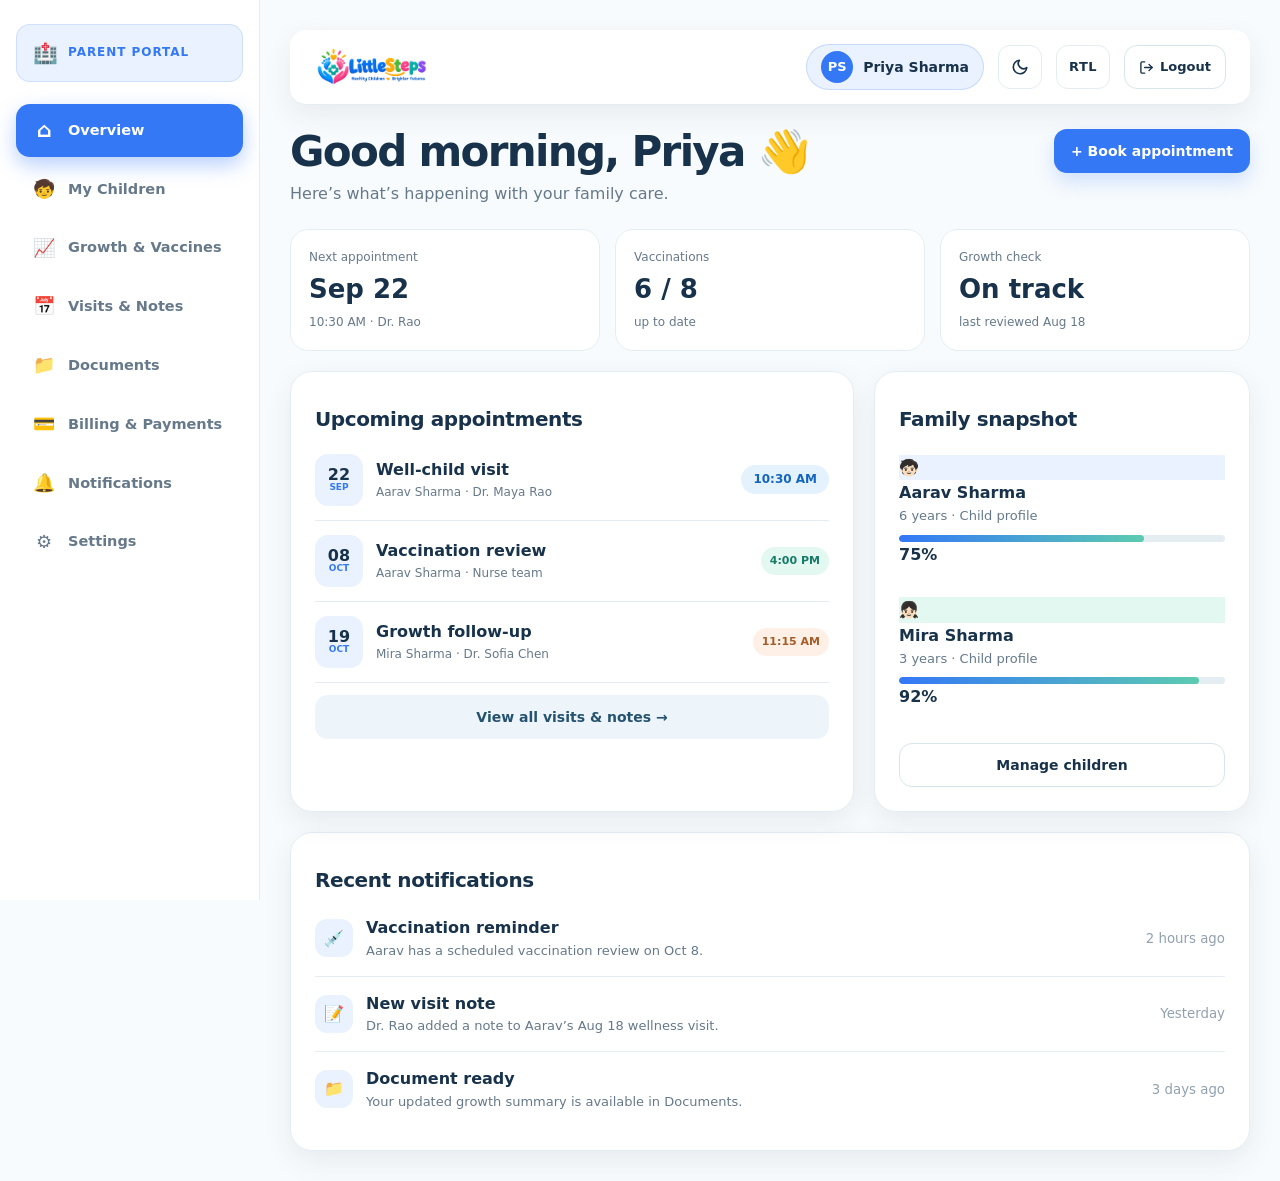
<file: dashboard.html>
<!doctype html>
<html lang="en">

<head>
  <meta charset="utf-8">
  <meta name="viewport" content="width=device-width,initial-scale=1">
  <title>Parent Dashboard | LittleSteps Pediatric Clinic</title>
  <meta name="description" content="LittleSteps parent portal dashboard.">
  <link rel="icon" type="image/png" href="assets/favicon.png">
  <link rel="stylesheet" href="assets/styles.css">
</head>

<body>
  <div class="dashboard">
    <aside class="sidebar">
      <div class="side-brand-badge">
        <span class="side-brand-icon">🏥</span>
        <span class="side-brand-text">PARENT PORTAL</span>
      </div>
      <div class="side-nav">
        <button class="active" data-dash="overview"><span class="nav-icon">⌂</span><span class="nav-text">Overview</span></button>
        <button class="" data-dash="children"><span class="nav-icon">🧒</span><span class="nav-text">My Children</span></button>
        <button class="" data-dash="growthVaccines"><span class="nav-icon">📈</span><span class="nav-text">Growth & Vaccines</span></button>
        <button class="" data-dash="visitsNotes"><span class="nav-icon">📅</span><span class="nav-text">Visits & Notes</span></button>
        <button class="" data-dash="documents"><span class="nav-icon">📁</span><span class="nav-text">Documents</span></button>
        <button class="" data-dash="billing"><span class="nav-icon">💳</span><span class="nav-text">Billing & Payments</span></button>
        <button class="" data-dash="notifications"><span class="nav-icon">🔔</span><span class="nav-text">Notifications</span></button>
        <button class="" data-dash="settings"><span class="nav-icon">⚙</span><span class="nav-text">Settings</span></button>
      </div>
    </aside>
    <main class="dash-main">
      <div class="dash-top-bar">
        <a class="logo" href="index.html"><img src="assets/logo.png" alt="LittleSteps Logo" class="logo-img" style="height:38px"></a>
        <div class="dash-top-right">
          <div class="dash-profile-badge">
            <div class="avatar">PS</div>
            <span class="profile-name">Priya Sharma</span>
          </div>
          <button class="btn-theme" data-theme-btn aria-label="Toggle theme" title="Toggle theme">
            <svg width="18" height="18" viewBox="0 0 24 24" fill="none" stroke="currentColor" stroke-width="2.2" stroke-linecap="round" stroke-linejoin="round"><path d="M21 12.79A9 9 0 1 1 11.21 3 7 7 0 0 0 21 12.79z"></path></svg>
          </button>
          <button class="btn-theme btn-rtl" data-rtl-btn aria-label="Toggle RTL or LTR mode" title="Toggle RTL/LTR">RTL</button>
          <a href="index.html" class="btn btn-outline" style="font-size:13px;padding:8px 14px;display:inline-flex;align-items:center;gap:6px">
            <svg width="15" height="15" viewBox="0 0 24 24" fill="none" stroke="currentColor" stroke-width="2.2" stroke-linecap="round" stroke-linejoin="round"><path d="M9 21H5a2 2 0 0 1-2-2V5a2 2 0 0 1 2-2h4"></path><polyline points="16 17 21 12 16 7"></polyline><line x1="21" y1="12" x2="9" y2="12"></line></svg>
            Logout
          </a>
        </div>
        <button class="dash-menu-btn" data-dash-menu aria-label="Toggle Dashboard Menu">
          <svg width="22" height="22" viewBox="0 0 24 24" fill="none" stroke="currentColor" stroke-width="2.5" stroke-linecap="round" stroke-linejoin="round"><line x1="3" y1="12" x2="21" y2="12"></line><line x1="3" y1="6" x2="21" y2="6"></line><line x1="3" y1="18" x2="21" y2="18"></line></svg>
        </button>
      </div>

      <!-- Mobile & Tablet Menu -->
      <div class="mobile-dash-menu">
        <div class="mobile-user-profile">
          <div class="avatar">PS</div>
          <div class="user-info">
            <span class="user-name">Priya Sharma</span>
            <small class="user-role">Parent Account</small>
          </div>
        </div>
        <div class="mobile-dash-divider"></div>
        <button class="active" data-dash="overview"><span class="nav-icon">⌂</span><span class="nav-text">Overview</span></button>
        <button class="" data-dash="children"><span class="nav-icon">🧒</span><span class="nav-text">My Children</span></button>
        <button class="" data-dash="growthVaccines"><span class="nav-icon">📈</span><span class="nav-text">Growth & Vaccines</span></button>
        <button class="" data-dash="visitsNotes"><span class="nav-icon">📅</span><span class="nav-text">Visits & Notes</span></button>
        <button class="" data-dash="documents"><span class="nav-icon">📁</span><span class="nav-text">Documents</span></button>
        <button class="" data-dash="billing"><span class="nav-icon">💳</span><span class="nav-text">Billing & Payments</span></button>
        <button class="" data-dash="notifications"><span class="nav-icon">🔔</span><span class="nav-text">Notifications</span></button>
        <button class="" data-dash="settings"><span class="nav-icon">⚙</span><span class="nav-text">Settings</span></button>
        <div class="mobile-dash-divider"></div>
        <div style="display:flex;gap:10px;width:100%;margin-bottom:8px">
          <button class="mobile-action-btn" data-theme-btn aria-label="Toggle theme" style="flex:1;justify-content:center">
            <span class="nav-icon">
              <svg width="18" height="18" viewBox="0 0 24 24" fill="none" stroke="currentColor" stroke-width="2.2" stroke-linecap="round" stroke-linejoin="round"><path d="M21 12.79A9 9 0 1 1 11.21 3 7 7 0 0 0 21 12.79z"></path></svg>
            </span>
          </button>
          <button class="mobile-action-btn btn-rtl" data-rtl-btn aria-label="Toggle RTL mode" style="flex:1;justify-content:center">
            <span class="nav-text">RTL</span>
          </button>
        </div>
        <a href="index.html" class="mobile-action-btn">
          <span class="nav-icon">
            <svg width="18" height="18" viewBox="0 0 24 24" fill="none" stroke="currentColor" stroke-width="2.2" stroke-linecap="round" stroke-linejoin="round"><path d="M9 21H5a2 2 0 0 1-2-2V5a2 2 0 0 1 2-2h4"></path><polyline points="16 17 21 12 16 7"></polyline><line x1="21" y1="12" x2="9" y2="12"></line></svg>
          </span>
          <span class="nav-text">Logout</span>
        </a>
      </div>

      <div id="dashContent"></div>
    </main>
  </div>
  <div id="modalRoot"></div>
  <div id="toast" class="toast"></div>
  <script src="assets/site.js"></script>
  <script src="assets/dashboard.js"></script>
</body>

</html>
</file>
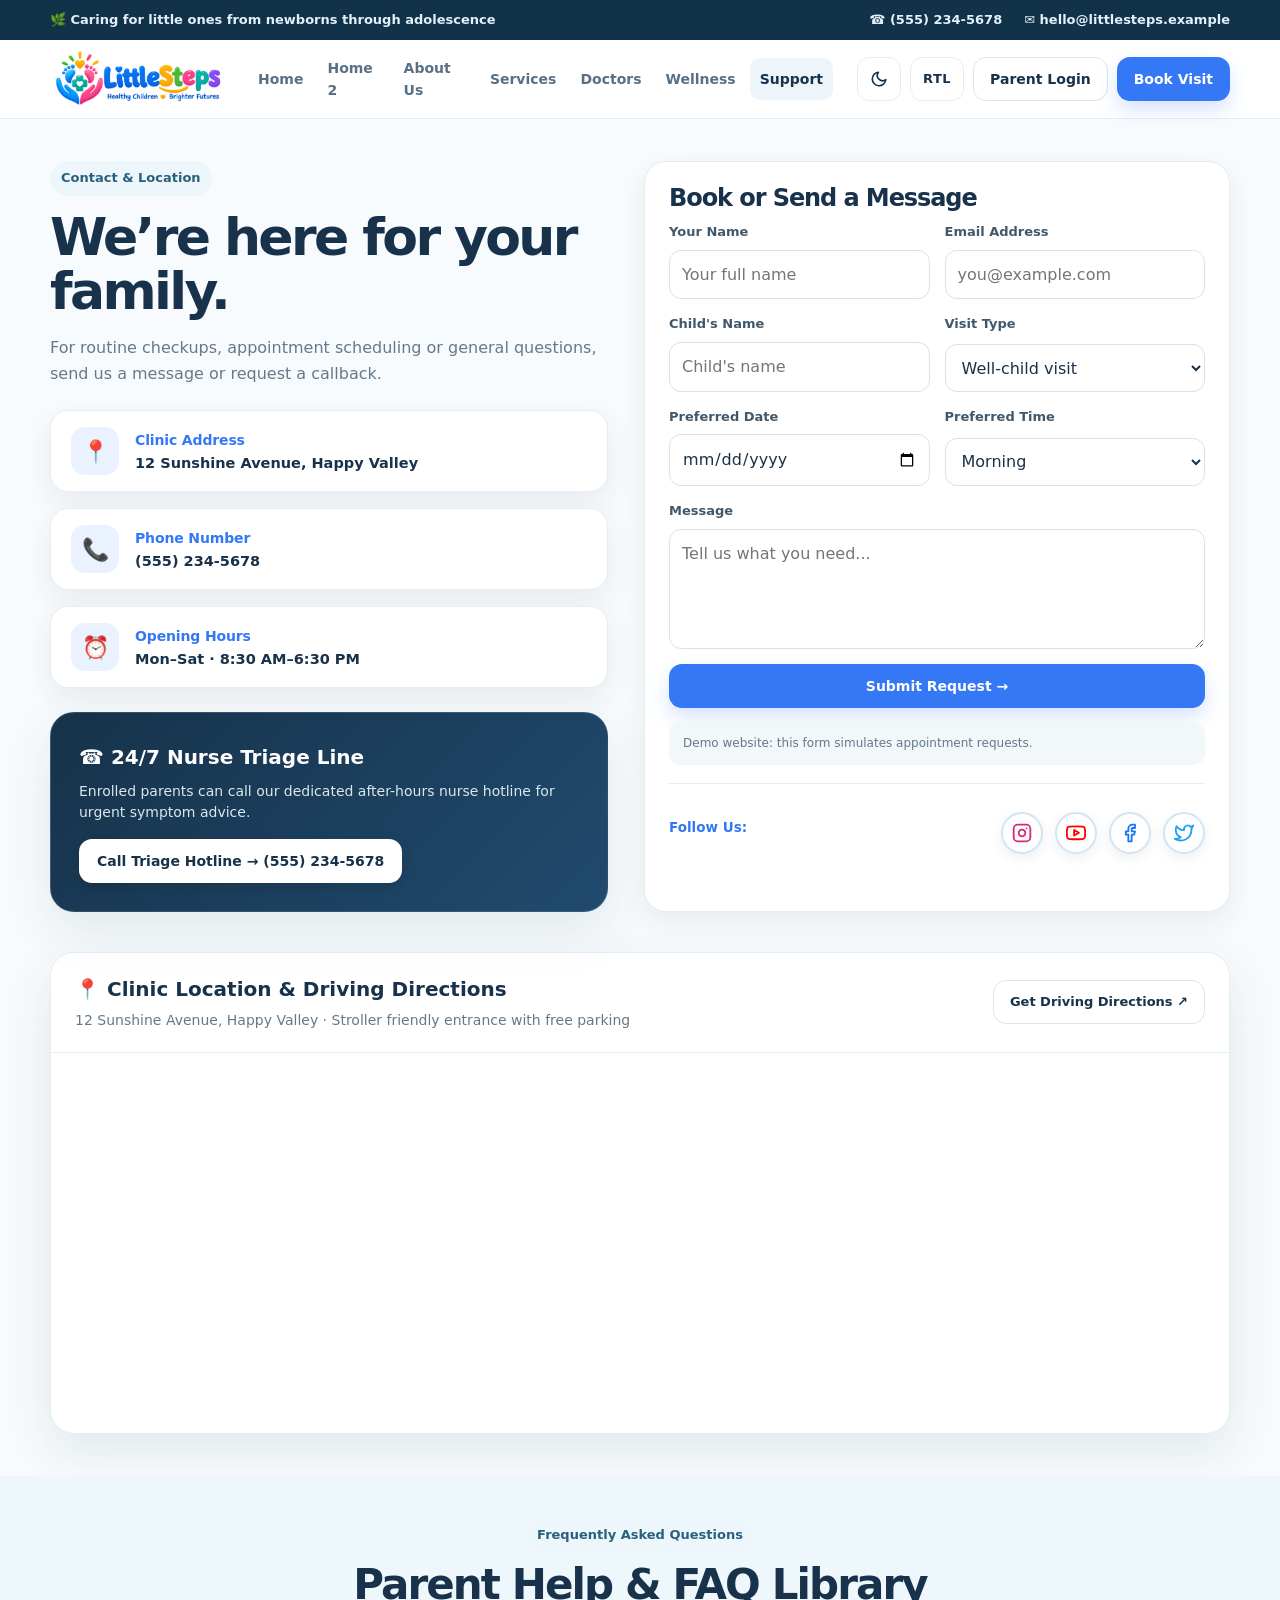
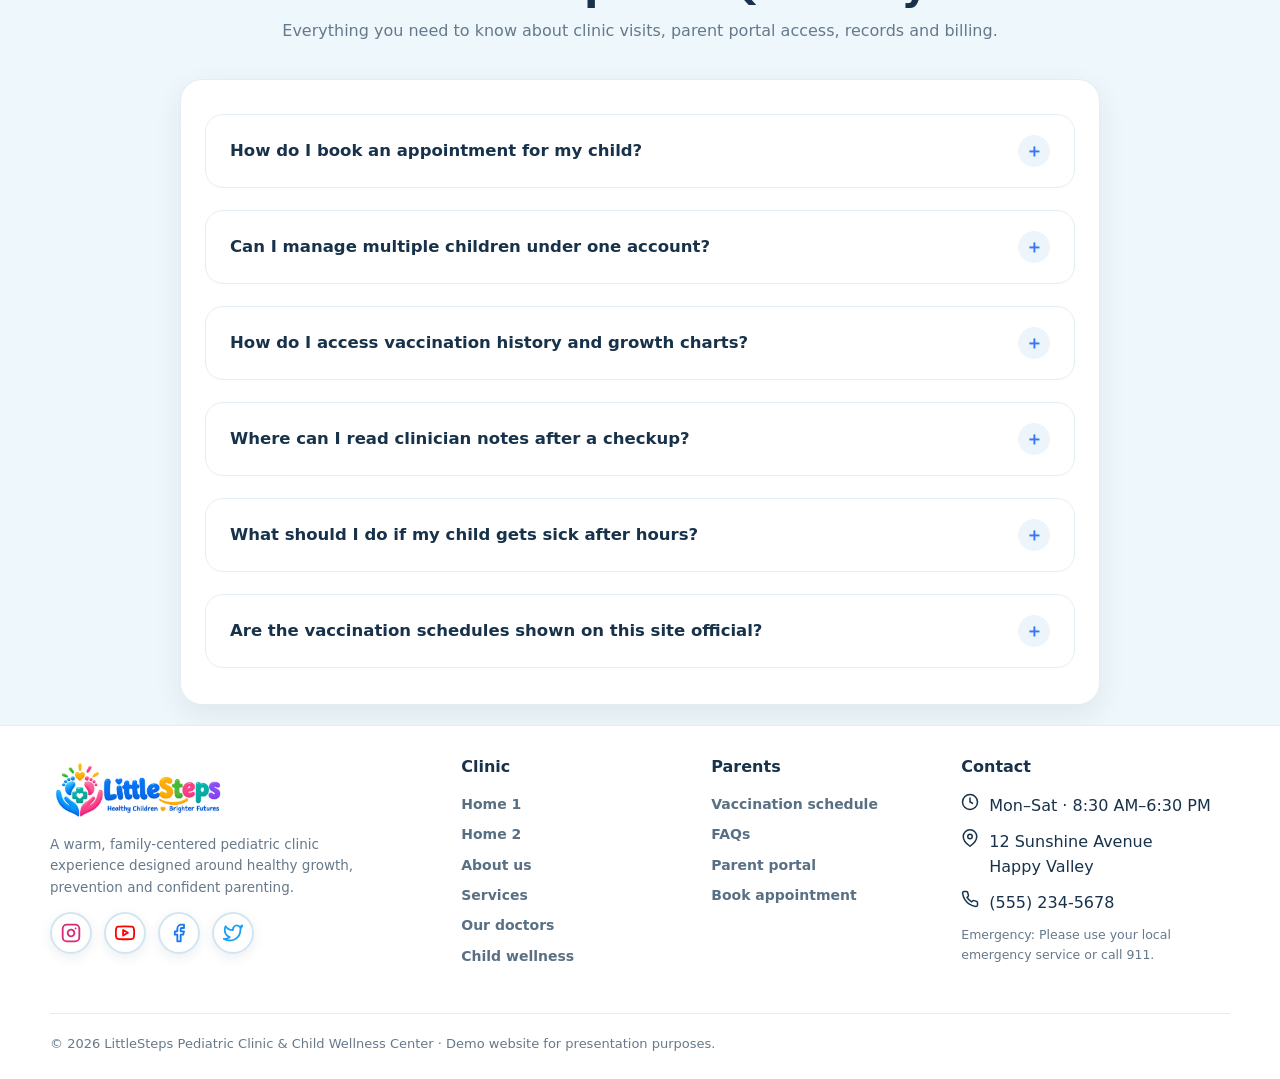
<file: faq.html>
<!doctype html>
<html lang="en">

<head>
    <meta charset="utf-8">
    <meta http-equiv="refresh" content="0;url=contact.html#faq">
    <title>Redirecting to FAQ | LittleSteps Pediatric Clinic</title>
    <script>window.location.href = "contact.html#faq";</script>
</head>

<body>
    <p>Redirecting to <a href="contact.html#faq">Support & FAQs</a>...</p>
</body>

</html>
</file>
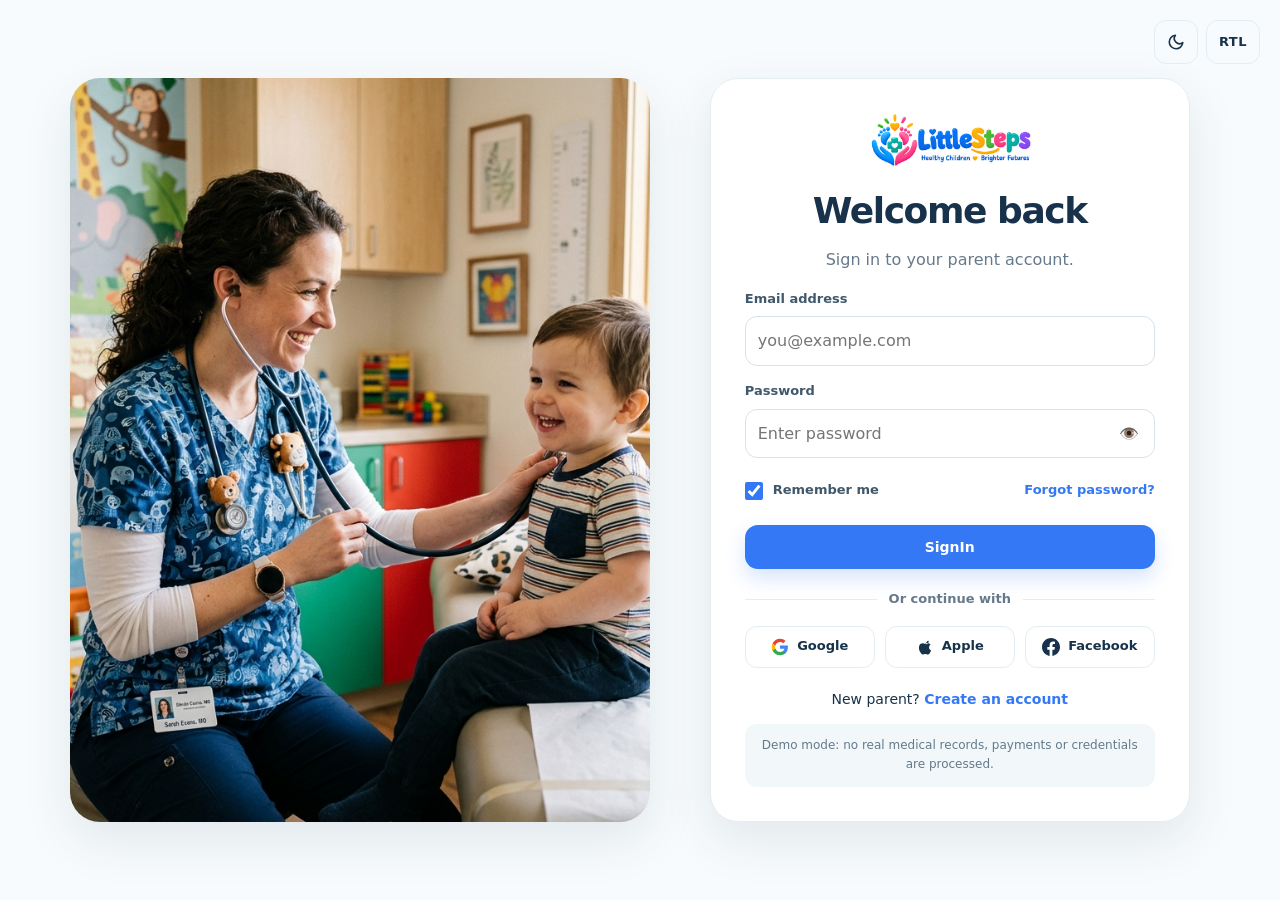
<file: login.html>
<!doctype html>
<html lang="en">

<head>
    <meta charset="utf-8">
    <meta name="viewport" content="width=device-width,initial-scale=1">
    <title>Sign In | LittleSteps Pediatric Clinic</title>
    <meta name="description" content="LittleSteps pediatric clinic sign in page.">
    <link rel="icon" type="image/png" href="assets/favicon.png">
    <link rel="stylesheet" href="assets/styles.css">
</head>

<body class="auth-page">
    <div style="position:absolute;top:20px;right:20px;z-index:10;display:flex;gap:8px">
        <button class="btn-theme" data-theme-btn aria-label="Toggle theme" title="Toggle theme">
            <svg width="18" height="18" viewBox="0 0 24 24" fill="none" stroke="currentColor" stroke-width="2.2" stroke-linecap="round" stroke-linejoin="round"><path d="M21 12.79A9 9 0 1 1 11.21 3 7 7 0 0 0 21 12.79z"></path></svg>
        </button>
        <button class="btn-theme btn-rtl" data-rtl-btn aria-label="Toggle RTL or LTR mode" title="Toggle RTL/LTR">RTL</button>
    </div>
    <main class="page" style="min-height:auto;display:flex;align-items:center;justify-content:center;padding:40px 0">
        <div class="auth-wrap" style="padding:0">
            <div class="auth-art"><img src="assets/service_wellchild.jpg"
                    alt="Real family healthcare photograph in a bright pediatric setting"></div>
            <div class="auth-panel">
                <div class="auth-box">
                    <a class="logo logo-centered" href="index.html"><img src="assets/logo.png"
                            alt="LittleSteps Pediatric Clinic" class="logo-img"></a>
                    <h1 style="text-align:center">Welcome back</h1>
                    <p style="text-align:center">Sign in to your parent account.</p>
                    <form class="form-grid" onsubmit="event.preventDefault();window.location='index.html'">
                        <div class="field full"><label>Email address</label><input type="email" required
                                placeholder="you@example.com"></div>
                        <div class="field full"><label>Password</label>
                            <div class="password-wrap">
                                <input type="password" required placeholder="Enter password">
                                <button type="button" class="password-toggle"
                                    aria-label="Toggle password visibility">👁️</button>
                            </div>
                        </div>
                        <div class="field full auth-options">
                            <label class="checkline"><input type="checkbox" checked> Remember me</label>
                            <a href="#" data-action="forgotPass" class="forgot-link">Forgot password?</a>
                        </div>
                        <div class="field full"><button class="btn btn-primary" style="width:100%">SignIn</button></div>
                    </form>

                    <div class="social-auth-divider"><span>Or continue with</span></div>
                    <div class="social-auth-grid">
                        <button type="button" class="btn-social-auth" onclick="event.preventDefault();window.location='index.html'">
                            <svg width="18" height="18" viewBox="0 0 24 24">
                                <path fill="#4285F4" d="M22.56 12.25c0-.78-.07-1.53-.2-2.25H12v4.26h5.92c-.26 1.37-1.04 2.53-2.21 3.31v2.77h3.57c2.08-1.92 3.28-4.74 3.28-8.09z"/>
                                <path fill="#34A853" d="M12 23c2.97 0 5.46-.98 7.28-2.66l-3.57-2.77c-.98.66-2.23 1.06-3.71 1.06-2.86 0-5.29-1.93-6.16-4.53H2.18v2.84C3.99 20.53 7.7 23 12 23z"/>
                                <path fill="#FBBC05" d="M5.84 14.09c-.22-.66-.35-1.36-.35-2.09s.13-1.43.35-2.09V7.06H2.18C1.43 8.55 1 10.22 1 12s.43 3.45 1.18 4.94l2.85-2.22.81-.63z"/>
                                <path fill="#EA4335" d="M12 5.38c1.62 0 3.06.56 4.21 1.64l3.15-3.15C17.45 2.09 14.97 1 12 1 7.7 1 3.99 3.47 2.18 7.06l3.66 2.84c.87-2.6 3.3-4.52 6.16-4.52z"/>
                            </svg>
                            Google
                        </button>
                        <button type="button" class="btn-social-auth" onclick="event.preventDefault();window.location='index.html'">
                            <svg width="18" height="18" viewBox="0 0 24 24" fill="currentColor"><path d="M18.71 19.5c-.83 1.24-1.71 2.45-3.05 2.47-1.34.03-1.77-.79-3.29-.79-1.53 0-2 .77-3.27.82-1.31.05-2.3-1.32-3.14-2.53C4.25 17 2.94 12.45 4.7 9.39c.87-1.52 2.43-2.48 4.12-2.51 1.28-.02 2.5.87 3.29.87.78 0 2.26-1.07 3.81-.91.65.03 2.47.26 3.64 1.98-.09.06-2.17 1.28-2.15 3.81.03 3.02 2.65 4.03 2.68 4.04-.03.07-.42 1.44-1.38 2.83M15.97 6.84c.66-.8 1.11-1.92.99-3.04-.96.04-2.12.64-2.8 1.44-.61.71-1.14 1.86-1 2.96 1.08.08 2.16-.56 2.81-1.36z"/></svg>
                            Apple
                        </button>
                        <button type="button" class="btn-social-auth" onclick="event.preventDefault();window.location='index.html'">
                            <svg width="18" height="18" viewBox="0 0 24 24" fill="currentColor"><path d="M24 12.073c0-6.627-5.373-12-12-12s-12 5.373-12 12c0 5.99 4.388 10.954 10.125 11.854v-8.385H7.078v-3.47h3.047V9.43c0-3.007 1.792-4.669 4.533-4.669 1.312 0 2.686.235 2.686.235v2.953H15.83c-1.491 0-1.956.925-1.956 1.874v2.25h3.328l-.532 3.47h-2.796v8.385C19.612 23.027 24 18.062 24 12.073z"/></svg>
                            Facebook
                        </button>
                    </div>

                    <div class="auth-switch">New parent? <a href="signup.html">Create an account</a></div>
                    <div class="note" style="text-align:center">Demo mode: no real medical records, payments or credentials are processed.</div>
                </div>
            </div>
        </div>
    </main>
    <div id="toast" class="toast"></div>
    <script src="assets/site.js"></script>
</body>

</html>
</file>
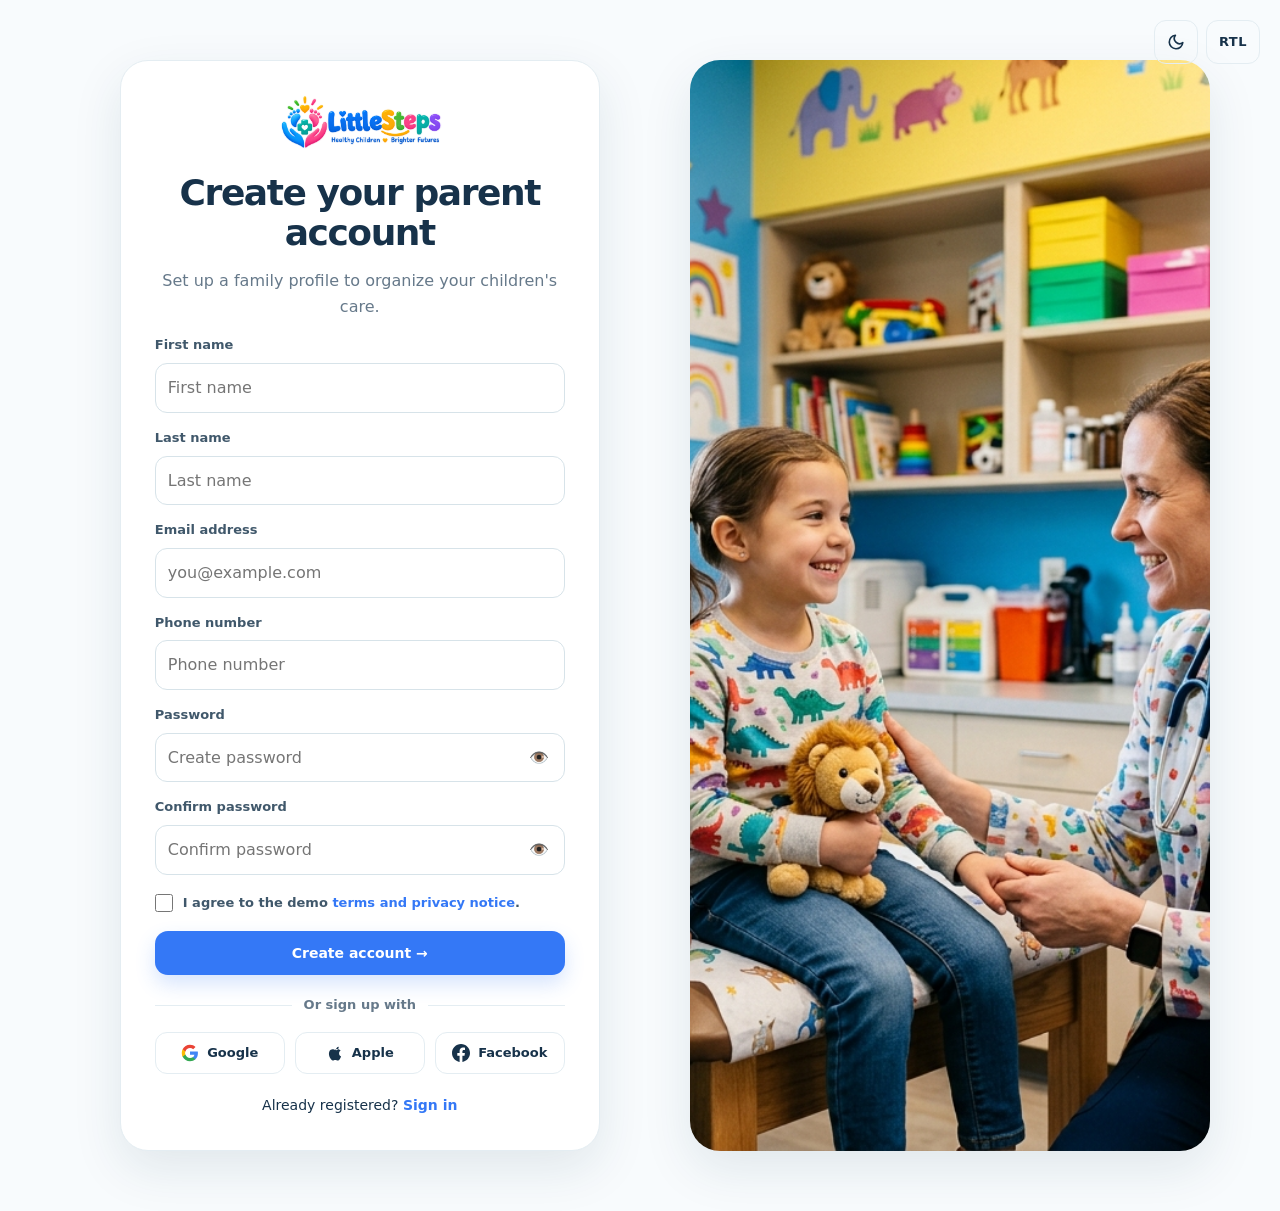
<file: signup.html>
<!doctype html>
<html lang="en">

<head>
    <meta charset="utf-8">
    <meta name="viewport" content="width=device-width,initial-scale=1">
    <title>Parent Sign Up | LittleSteps Pediatric Clinic</title>
    <meta name="description"
        content="LittleSteps pediatric clinic parent portal sign up.">
    <link rel="icon" type="image/png" href="assets/favicon.png">
    <link rel="stylesheet" href="assets/styles.css">
</head>

<body class="auth-page">
    <div style="position:absolute;top:20px;right:20px;z-index:10;display:flex;gap:8px">
        <button class="btn-theme" data-theme-btn aria-label="Toggle theme" title="Toggle theme">
            <svg width="18" height="18" viewBox="0 0 24 24" fill="none" stroke="currentColor" stroke-width="2.2" stroke-linecap="round" stroke-linejoin="round"><path d="M21 12.79A9 9 0 1 1 11.21 3 7 7 0 0 0 21 12.79z"></path></svg>
        </button>
        <button class="btn-theme btn-rtl" data-rtl-btn aria-label="Toggle RTL or LTR mode" title="Toggle RTL/LTR">RTL</button>
    </div>
    <main class="page" style="min-height:auto;display:flex;align-items:center;justify-content:center;padding:40px 0">
        <div class="auth-wrap" style="padding:0">
            <div class="auth-panel">
                <div class="auth-box">
                    <a class="logo logo-centered" href="index.html"><img src="assets/logo.png" alt="LittleSteps Pediatric Clinic" class="logo-img"></a>
                    <h1 style="text-align:center">Create your parent account</h1>
                    <p style="text-align:center">Set up a family profile to organize your children's care.</p>
                    <form class="form-grid" onsubmit="event.preventDefault();window.location='dashboard.html'">
                        <div class="field full"><label>First name</label><input required placeholder="First name"></div>
                        <div class="field full"><label>Last name</label><input required placeholder="Last name"></div>
                        <div class="field full"><label>Email address</label><input type="email" required
                                placeholder="you@example.com"></div>
                        <div class="field full"><label>Phone number</label><input required placeholder="Phone number"></div>
                        <div class="field full"><label>Password</label>
                            <div class="password-wrap">
                                <input type="password" required placeholder="Create password">
                                <button type="button" class="password-toggle" aria-label="Toggle password visibility">👁️</button>
                            </div>
                        </div>
                        <div class="field full"><label>Confirm password</label>
                            <div class="password-wrap">
                                <input type="password" required placeholder="Confirm password">
                                <button type="button" class="password-toggle" aria-label="Toggle password visibility">👁️</button>
                            </div>
                        </div>
                        <div class="field full"><label class="checkline"><input type="checkbox" required><span>I agree to the demo <a href="#" style="color:var(--blue);font-weight:700" onclick="event.preventDefault();toast('Demo terms and privacy notice.');">terms and privacy notice</a>.</span></label></div>
                        <div class="field full"><button class="btn btn-primary" style="width:100%">Create account
                                →</button></div>
                    </form>

                    <div class="social-auth-divider"><span>Or sign up with</span></div>
                    <div class="social-auth-grid">
                        <button type="button" class="btn-social-auth" onclick="event.preventDefault();window.location='dashboard.html'">
                            <svg width="18" height="18" viewBox="0 0 24 24">
                                <path fill="#4285F4" d="M22.56 12.25c0-.78-.07-1.53-.2-2.25H12v4.26h5.92c-.26 1.37-1.04 2.53-2.21 3.31v2.77h3.57c2.08-1.92 3.28-4.74 3.28-8.09z"/>
                                <path fill="#34A853" d="M12 23c2.97 0 5.46-.98 7.28-2.66l-3.57-2.77c-.98.66-2.23 1.06-3.71 1.06-2.86 0-5.29-1.93-6.16-4.53H2.18v2.84C3.99 20.53 7.7 23 12 23z"/>
                                <path fill="#FBBC05" d="M5.84 14.09c-.22-.66-.35-1.36-.35-2.09s.13-1.43.35-2.09V7.06H2.18C1.43 8.55 1 10.22 1 12s.43 3.45 1.18 4.94l2.85-2.22.81-.63z"/>
                                <path fill="#EA4335" d="M12 5.38c1.62 0 3.06.56 4.21 1.64l3.15-3.15C17.45 2.09 14.97 1 12 1 7.7 1 3.99 3.47 2.18 7.06l3.66 2.84c.87-2.6 3.3-4.52 6.16-4.52z"/>
                            </svg>
                            Google
                        </button>
                        <button type="button" class="btn-social-auth" onclick="event.preventDefault();window.location='dashboard.html'">
                            <svg width="18" height="18" viewBox="0 0 24 24" fill="currentColor"><path d="M18.71 19.5c-.83 1.24-1.71 2.45-3.05 2.47-1.34.03-1.77-.79-3.29-.79-1.53 0-2 .77-3.27.82-1.31.05-2.3-1.32-3.14-2.53C4.25 17 2.94 12.45 4.7 9.39c.87-1.52 2.43-2.48 4.12-2.51 1.28-.02 2.5.87 3.29.87.78 0 2.26-1.07 3.81-.91.65.03 2.47.26 3.64 1.98-.09.06-2.17 1.28-2.15 3.81.03 3.02 2.65 4.03 2.68 4.04-.03.07-.42 1.44-1.38 2.83M15.97 6.84c.66-.8 1.11-1.92.99-3.04-.96.04-2.12.64-2.8 1.44-.61.71-1.14 1.86-1 2.96 1.08.08 2.16-.56 2.81-1.36z"/></svg>
                            Apple
                        </button>
                        <button type="button" class="btn-social-auth" onclick="event.preventDefault();window.location='dashboard.html'">
                            <svg width="18" height="18" viewBox="0 0 24 24" fill="currentColor"><path d="M24 12.073c0-6.627-5.373-12-12-12s-12 5.373-12 12c0 5.99 4.388 10.954 10.125 11.854v-8.385H7.078v-3.47h3.047V9.43c0-3.007 1.792-4.669 4.533-4.669 1.312 0 2.686.235 2.686.235v2.953H15.83c-1.491 0-1.956.925-1.956 1.874v2.25h3.328l-.532 3.47h-2.796v8.385C19.612 23.027 24 18.062 24 12.073z"/></svg>
                            Facebook
                        </button>
                    </div>

                    <div class="auth-switch">Already registered? <a href="login.html">Sign in</a></div>
                </div>
            </div>
            <div class="auth-art"><img
                    src="assets/service_vaccination.jpg"
                    alt="Real family healthcare photograph in a bright pediatric setting"></div>
        </div>
    </main>
    <div id="toast" class="toast"></div>
    <script src="assets/site.js"></script>
</body>

</html>
</file>
<file: assets/styles.css>
:root {
    --ink: #17324a;
    --ink2: #24465e;
    --muted: #66798a;
    --line: #e4edf2;
    --bg: #f8fbfd;
    --white: #fff;
    --blue: #3478f6;
    --blue2: #eaf2ff;
    --mint: #18a889;
    --mint2: #e3f8f1;
    --peach: #f59b68;
    --peach2: #fff0e7;
    --rose: #e97b96;
    --rose2: #fff0f4;
    --navy: #12324a;
    --shadow: 0 18px 50px rgba(22, 57, 78, .10);
    --shadow2: 0 10px 28px rgba(22, 57, 78, .08);
    --r: 22px;
    --max: 1180px
}

* {
    box-sizing: border-box
}

html {
    scroll-behavior: smooth
}

body {
    margin: 0;
    background: var(--bg);
    color: var(--ink);
    font-family: Inter, ui-sans-serif, system-ui, -apple-system, BlinkMacSystemFont, "Segoe UI", sans-serif;
    font-size: 16px;
    line-height: 1.6
}

a {
    color: inherit;
    text-decoration: none
}

button,
input,
select,
textarea {
    font: inherit
}

img {
    max-width: 100%;
    display: block
}

.container {
    width: min(calc(100% - 40px), var(--max));
    margin: auto
}

.topbar {
    background: #12324a;
    color: #e4f0f7;
    font-size: 13px;
    font-weight: 600;
}

.topbar .container {
    min-height: 40px;
    display: flex;
    align-items: center;
    justify-content: space-between;
    gap: 18px
}

.toplinks {
    display: flex;
    align-items: center;
    gap: 22px
}

.site-header {
    position: sticky;
    top: 0;
    z-index: 30;
    background: rgba(255, 255, 255, .94);
    backdrop-filter: blur(14px);
    border-bottom: 1px solid rgba(228, 237, 242, .9)
}

.nav {
    height: 78px;
    display: flex;
    align-items: center;
    gap: 24px
}

.logo {
    display: inline-flex;
    align-items: center;
    gap: 10px;
    font-weight: 900;
    font-size: 21px;
    letter-spacing: -.03em;
    white-space: nowrap
}

.logo-img {
    height: 58px;
    width: auto;
    max-width: 280px;
    display: block;
    object-fit: contain;
}

.logo-footer {
    display: inline-flex;
    align-items: center;
    margin-bottom: 12px;
}

.logo-footer .logo-img {
    height: 58px;
}

.navlinks {
    display: flex;
    align-items: center;
    gap: 4px;
    margin-left: auto
}

.navlinks a {
    padding: 10px 10px;
    border-radius: 10px;
    font-size: 14px;
    font-weight: 700;
    color: #597084
}

.navlinks a:hover,
.navlinks a.active {
    background: #edf5fb;
    color: var(--ink)
}

.nav-actions {
    display: flex;
    align-items: center;
    gap: 9px
}

.btn {
    border: 1px solid transparent;
    border-radius: 13px;
    min-height: 44px;
    padding: 10px 16px;
    display: inline-flex;
    align-items: center;
    justify-content: center;
    gap: 8px;
    font-weight: 800;
    font-size: 14px;
    cursor: pointer;
    transition: .2s ease;
    white-space: nowrap
}

.btn:hover {
    transform: translateY(-1px)
}

.btn-primary {
    background: var(--blue);
    color: #fff;
    box-shadow: 0 9px 20px rgba(52, 120, 246, .20)
}

.btn-primary:hover {
    background: #2869df
}

.btn-outline {
    background: #fff;
    border-color: #d8e5ec;
    color: var(--ink)
}

.btn-theme {
    border: 1px solid #d8e5ec;
    border-radius: 13px;
    height: 44px;
    min-height: 44px;
    padding: 0 14px;
    display: inline-flex;
    align-items: center;
    justify-content: center;
    gap: 6px;
    font-weight: 800;
    font-size: 14px;
    cursor: pointer;
    transition: .2s ease;
    background: #fff;
    color: var(--ink);
    white-space: nowrap;
}

.btn-theme:hover {
    background: #edf5fb;
    border-color: #cbdce6;
    transform: translateY(-1px);
}

.btn-rtl {
    min-width: 44px;
    padding: 0 12px;
    font-size: 13px;
    font-weight: 800;
    letter-spacing: 0.5px;
}

.btn-soft {
    background: #edf5fb;
    color: #24526f
}

.btn-soft:hover {
    background: #e1eef7
}

.hamb {
    display: none;
    border: 0;
    background: #edf5fb;
    border-radius: 12px;
    width: 44px;
    height: 44px;
    font-size: 20px;
    color: var(--ink);
    cursor: pointer;
    align-items: center;
    justify-content: center;
}

.mobile-nav {
    display: none;
    border-top: 1px solid var(--line);
    background: #fff;
    box-shadow: 0 10px 24px rgba(18, 50, 74, 0.08);
}

.mobile-nav.open {
    display: block !important;
}

.mobile-nav .container {
    display: flex;
    flex-direction: column;
    padding: 10px 0 18px;
}

.mobile-nav a {
    padding: 12px 8px;
    border-bottom: 1px solid #eef3f6;
    font-weight: 700;
    color: #526b7c;
    display: block;
    transition: background 0.2s ease, color 0.2s ease;
}

.mobile-nav a:hover,
.mobile-nav a.active {
    background: #edf5fb;
    color: var(--blue);
}

.mobile-actions {
    display: flex;
    flex-direction: column;
    gap: 10px;
    margin-top: 14px;
    padding-top: 14px;
    border-top: 1px solid var(--line);
}

.mobile-actions .btn {
    width: 100%;
    text-align: center;
    justify-content: center;
    padding: 12px 16px;
    border-radius: 12px;
    font-weight: 800;
}

.page {
    min-height: 60vh
}

.hero {
    padding: 42px 0 32px;
    background: radial-gradient(circle at 82% 18%, #dff8f1 0 17%, transparent 34%), linear-gradient(180deg, #f5fbff, #f8fbfd)
}

.hero-grid {
    display: grid;
    grid-template-columns: 1.02fr .98fr;
    align-items: center;
    gap: 36px
}

.eyebrow {
    display: inline-flex;
    align-items: center;
    gap: 7px;
    padding: 7px 11px;
    border-radius: 999px;
    background: #edf6fb;
    color: #28607f;
    font-size: 13px;
    font-weight: 850
}

.hero h1 {
    font-size: clamp(40px, 5.5vw, 64px);
    line-height: 1.02;
    letter-spacing: -.06em;
    margin: 14px 0 16px;
    max-width: 700px
}

.hero h1 span {
    color: var(--blue)
}

.hero p {
    font-size: 17px;
    color: var(--muted);
    max-width: 650px
}

.hero-actions {
    display: flex;
    gap: 10px;
    flex-wrap: wrap;
    margin: 20px 0
}

.hero-art img {
    width: 100%;
    max-height: 440px;
    object-fit: cover;
    border-radius: 28px;
    box-shadow: var(--shadow)
}

.feature-strip {
    display: grid;
    grid-template-columns: repeat(3, 1fr);
    gap: 10px;
    margin-top: 20px
}

.feature {
    background: var(--white);
    border: 1px solid var(--line);
    border-radius: 17px;
    padding: 12px;
    display: flex;
    gap: 10px;
    align-items: center;
    box-shadow: var(--shadow2)
}

.feature b,
.feature span {
    display: block
}

.feature b {
    font-size: 13px
}

.feature span {
    font-size: 11px;
    color: var(--muted)
}

.service-icon {
    width: 46px;
    height: 46px;
    border-radius: 15px;
    display: grid;
    place-items: center;
    font-size: 21px;
    flex: none
}

.icon-blue {
    background: var(--blue2);
    color: var(--blue)
}

.icon-mint {
    background: var(--mint2);
    color: var(--mint)
}

.icon-peach {
    background: var(--peach2);
    color: var(--peach)
}

.icon-rose {
    background: var(--rose2);
    color: var(--rose)
}

.section {
    padding: 42px 0
}

.section.section-last,
.section:last-of-type {
    padding-bottom: 20px !important
}

.section.alt {
    background: #eef7fb
}

.section-head {
    display: flex;
    align-items: end;
    justify-content: space-between;
    gap: 20px;
    margin-bottom: 20px
}

.section-head h2,
.section h2 {
    font-size: clamp(28px, 3.8vw, 42px);
    line-height: 1.08;
    letter-spacing: -.045em;
    margin: 0 0 10px
}

.section-head p,
.section p {
    color: var(--muted)
}

.grid-2 {
    display: grid;
    grid-template-columns: repeat(2, minmax(0, 1fr));
    gap: 18px;
    align-items: stretch;
}

.grid-3 {
    display: grid;
    grid-template-columns: repeat(3, minmax(0, 1fr));
    gap: 18px;
    align-items: stretch;
}

.grid-4 {
    display: grid;
    grid-template-columns: repeat(4, minmax(0, 1fr));
    gap: 18px;
    align-items: stretch;
}

.card,
.dash-card {
    background: var(--white);
    border: 1px solid var(--line);
    border-radius: var(--r);
    padding: 24px;
    box-shadow: var(--shadow2);
    overflow: hidden;
    transition: transform 0.25s ease, box-shadow 0.25s ease;
    display: flex;
    flex-direction: column;
    height: 100%;
}

.card-img-thumb {
    width: 100%;
    height: 160px;
    object-fit: cover;
    object-position: center 25%;
    border-radius: 16px;
    margin-bottom: 14px;
    box-shadow: 0 4px 14px rgba(18, 50, 74, 0.08);
    transition: transform 0.35s ease;
    flex-shrink: 0;
}

.card:hover .card-img-thumb {
    transform: scale(1.03);
}

.card h3,
.dash-card h3 {
    font-size: 20px;
    letter-spacing: -.02em;
    margin: 10px 0 8px;
    line-height: 1.3;
}

.card p {
    margin: 0 0 16px 0;
    color: var(--muted);
    flex: 1 1 auto;
}

.card .btn,
.card .btn-soft,
.card .btn-primary,
.card .btn-outline {
    margin-top: auto !important;
    align-self: flex-start;
}

.stats {
    display: grid;
    grid-template-columns: repeat(4, 1fr);
    gap: 15px
}

.stat {
    background: var(--white);
    border: 1px solid var(--line);
    border-radius: 20px;
    padding: 22px
}

.stat b {
    display: block;
    font-size: 34px;
    letter-spacing: -.05em
}

.stat span {
    font-size: 13px;
    color: var(--muted)
}

.banner {
    background: linear-gradient(135deg, #12324a, #1c536f);
    border-radius: 28px;
    padding: 32px;
    color: #fff;
    display: flex;
    justify-content: space-between;
    align-items: center;
    gap: 20px
}

.banner h2 {
    margin: 0 0 6px
}

.banner p {
    color: #d9e8ef !important;
    margin: 0
}

.banner .btn {
    background: #fff;
    color: #17324a
}

.doctor {
    overflow: hidden;
    padding: 0;
    display: flex;
    flex-direction: column;
    height: 100%;
}

.doctor>img {
    width: 100%;
    height: 300px;
    object-fit: cover;
    object-position: center top;
    background: #eaf4f7;
    flex-shrink: 0;
}

.doctor-body {
    padding: 22px;
    display: flex;
    flex-direction: column;
    flex: 1 1 auto;
}

.doctor-body h3 {
    margin: 6px 0 6px 0;
    font-size: 20px;
    line-height: 1.25;
}

.doctor-body p {
    flex: 0 0 auto;
    margin: 0 0 12px 0;
    color: var(--muted);
    font-size: 14px;
    line-height: 1.45;
}

.doctor-body .btn {
    margin-top: auto !important;
    width: 100%;
    align-self: stretch;
}

.doctor-role {
    font-size: 12px;
    color: var(--blue);
    font-weight: 900;
    text-transform: uppercase;
    letter-spacing: .08em;
}

.pills-wrap {
    display: flex;
    flex-wrap: wrap;
    gap: 6px;
    margin-top: 2px;
    margin-bottom: 18px;
}

.pill {
    display: inline-flex;
    align-items: center;
    padding: 5px 10px;
    border-radius: 999px;
    background: #f0f5f8;
    color: #486175;
    font-size: 12px;
    font-weight: 750;
    margin: 0;
}

.photo-feature {
    display: grid;
    grid-template-columns: 1.05fr .95fr;
    gap: 0;
    background: var(--white);
    border: 1px solid var(--line);
    border-radius: 28px;
    overflow: hidden;
    box-shadow: var(--shadow2)
}

.photo-feature img {
    width: 100%;
    height: 100%;
    min-height: 330px;
    object-fit: cover
}

.photo-copy {
    padding: 34px
}

.photo-copy h2 {
    margin-top: 0
}

.photo-grid {
    display: grid;
    grid-template-columns: 1.35fr .65fr;
    gap: 18px
}

.photo-grid .photo-main {
    border-radius: 24px;
    overflow: hidden;
    height: 360px;
    position: relative
}

.photo-grid .photo-side {
    display: grid;
    grid-template-rows: 1fr 1fr;
    gap: 18px;
    height: 360px
}

.photo-grid .photo-side>div {
    border-radius: 20px;
    overflow: hidden;
    position: relative;
    height: 171px
}

.photo-grid img {
    width: 100%;
    height: 100%;
    object-fit: cover;
    object-position: center center;
    transition: transform 0.4s ease
}

.photo-grid .photo-main:hover img,
.photo-grid .photo-side>div:hover img {
    transform: scale(1.03)
}

.photo-caption {
    position: absolute;
    left: 16px;
    bottom: 16px;
    background: rgba(18, 50, 74, .88);
    color: #fff;
    border-radius: 12px;
    padding: 8px 11px;
    font-size: 12px;
    font-weight: 750
}

.auth-wrap {
    min-height: 680px;
    display: grid;
    grid-template-columns: 1.05fr .95fr;
    max-width: 1180px;
    margin: 0 auto;
    padding: 52px 20px
}

.auth-art {
    padding: 20px
}

.auth-art img {
    width: 100%;
    height: 100%;
    min-height: 560px;
    object-fit: cover;
    border-radius: 30px;
    box-shadow: var(--shadow)
}

.auth-panel {
    display: grid;
    place-items: center;
    padding: 20px
}

.auth-box {
    background: var(--white);
    border: 1px solid var(--line);
    border-radius: 28px;
    padding: 34px;
    width: min(100%, 480px);
    box-shadow: var(--shadow)
}

.auth-box h1 {
    font-size: 36px;
    line-height: 1.1;
    letter-spacing: -.04em;
    margin: 0 0 7px
}

.auth-box>p {
    color: var(--muted)
}

.form-grid {
    display: grid;
    grid-template-columns: repeat(2, minmax(0, 1fr));
    gap: 15px
}

.field {
    display: grid;
    gap: 7px
}

.field.full {
    grid-column: 1/-1
}

.field label {
    font-size: 13px;
    font-weight: 800;
    color: #40586b
}

.field input,
.field select,
.field textarea {
    width: 100%;
    border: 1px solid #d7e3e9;
    border-radius: 12px;
    padding: 11px 12px;
    background: #fff;
    color: var(--ink);
    outline: none
}

.field textarea {
    min-height: 120px;
    resize: vertical
}

.field input:focus,
.field select:focus,
.field textarea:focus {
    border-color: #74a6f7;
    box-shadow: 0 0 0 4px #eaf2ff
}

.checkline {
    display: flex;
    align-items: center;
    gap: 8px;
    font-size: 13px;
    color: var(--muted)
}

.checkline input {
    accent-color: var(--blue)
}

.auth-switch {
    text-align: center;
    margin-top: 20px;
    font-size: 14px
}

.auth-switch a {
    color: var(--blue);
    font-weight: 800
}

.note {
    margin-top: 14px;
    padding: 12px 14px;
    background: #f2f7fa;
    border-radius: 12px;
    color: #64798a;
    font-size: 12px
}

.footer {
    background: #ffffff;
    color: var(--ink);
    border-top: 1px solid var(--line);
    padding: 28px 0 24px;
}

.footer-grid {
    display: grid;
    grid-template-columns: 1.4fr .8fr .8fr 1fr;
    gap: 35px
}

.footer h4 {
    margin: 0 0 13px;
    color: var(--ink);
    font-weight: 800;
}

.footer a {
    display: block;
    color: #597084;
    margin: 8px 0;
    font-size: 14px;
    font-weight: 600;
    transition: color .2s ease;
}

.footer a:hover {
    color: var(--blue);
}

.footer p {
    color: var(--muted);
    font-size: 13.5px
}

.copyright {
    border-top: 1px solid var(--line);
    margin-top: 35px;
    padding-top: 20px;
    color: var(--muted);
    font-size: 13px
}

.toast {
    position: fixed;
    right: 22px;
    bottom: 22px;
    background: #17324a;
    color: #fff;
    padding: 13px 16px;
    border-radius: 12px;
    box-shadow: var(--shadow);
    opacity: 0;
    pointer-events: none;
    transform: translateY(10px);
    transition: .25s;
    z-index: 100
}

.toast.show {
    opacity: 1;
    transform: none
}

.faq-item {
    background: #fff;
    border: 1px solid var(--line);
    border-radius: 17px;
    margin: 10px 0;
    overflow: hidden
}

.faq-q {
    width: 100%;
    background: none;
    border: 0;
    padding: 18px;
    text-align: left;
    font-weight: 800;
    color: var(--ink);
    cursor: pointer;
    display: flex;
    justify-content: space-between;
    gap: 15px
}

.faq-a {
    display: none;
    padding: 0 18px 18px;
    color: var(--muted);
    font-size: 14px
}

.faq-item.open .faq-a {
    display: block
}

.table-wrap {
    overflow: auto
}

.table {
    width: 100%;
    border-collapse: collapse;
    min-width: 620px
}

.table th,
.table td {
    text-align: left;
    padding: 14px 12px;
    border-bottom: 1px solid #edf2f5;
    font-size: 13px
}

.table th {
    color: #718391;
    font-size: 12px;
    text-transform: uppercase;
    letter-spacing: .06em
}

.status {
    display: inline-flex;
    align-items: center;
    padding: 5px 9px;
    border-radius: 999px;
    font-size: 11px;
    font-weight: 850
}

.status.green {
    background: var(--mint2);
    color: #167b66
}

.status.blue {
    background: var(--blue2);
    color: #2466ce
}

.status.orange {
    background: var(--peach2);
    color: #a45d28
}

.dashboard {
    min-height: 100vh;
    display: grid;
    grid-template-columns: 260px 1fr;
    background: var(--bg);
    transition: background 0.25s ease;
}

.sidebar {
    background: var(--white);
    border-right: 1px solid var(--line);
    padding: 24px 16px;
    display: flex;
    flex-direction: column;
    position: sticky;
    top: 0;
    height: 100vh;
    overflow-y: auto;
    scroll-behavior: smooth;
    transition: background 0.25s ease, border-color 0.25s ease;
}

.side-brand-badge {
    display: flex;
    align-items: center;
    gap: 10px;
    padding: 12px 16px;
    background: var(--blue2);
    border-radius: 14px;
    margin-bottom: 22px;
    border: 1px solid rgba(52, 120, 246, 0.15);
}

.side-brand-icon {
    font-size: 20px;
}

.side-brand-text {
    font-size: 12px;
    font-weight: 900;
    color: var(--blue);
    letter-spacing: 0.08em;
    text-transform: uppercase;
}

.side-nav {
    display: flex;
    flex-direction: column;
    gap: 6px;
}

.side-nav button {
    border: 0;
    background: transparent;
    border-radius: 14px;
    padding: 12px 16px;
    text-align: left;
    color: var(--muted);
    font-size: 14.5px;
    font-weight: 750;
    cursor: pointer;
    display: flex;
    align-items: center;
    gap: 12px;
    width: 100%;
    transition: all 0.2s cubic-bezier(0.16, 1, 0.3, 1);
    position: relative;
}

.side-nav button .nav-icon {
    font-size: 18px;
    width: 24px;
    text-align: center;
    flex-shrink: 0;
    transition: transform 0.2s ease;
}

.side-nav button .nav-text {
    flex: 1;
    text-align: left;
}

.side-nav button:hover {
    background: var(--blue2);
    color: var(--blue);
    transform: translateX(3px);
}

.side-nav button.active {
    background: var(--blue);
    color: #ffffff !important;
    font-weight: 800;
    box-shadow: 0 8px 20px rgba(52, 120, 246, 0.35);
}

.side-nav button.active .nav-icon {
    transform: scale(1.15);
}

.dash-main {
    padding: 30px;
    min-width: 0;
    position: relative;
}

.dash-top {
    display: flex;
    align-items: flex-start;
    justify-content: space-between;
    gap: 20px;
    margin-bottom: 22px
}

.dash-top h1 {
    margin: 0;
    font-size: clamp(28px, 4vw, 42px);
    line-height: 1.1;
    letter-spacing: -.04em
}

.dash-top p {
    margin: 6px 0 0;
    color: var(--muted)
}

.dash-actions {
    display: flex;
    gap: 9px
}

.metric-row {
    display: grid;
    grid-template-columns: repeat(3, 1fr);
    gap: 15px;
    margin-bottom: 20px
}

.metric {
    background: var(--white);
    border: 1px solid var(--line);
    border-radius: 18px;
    padding: 18px
}

.metric span,
.metric small {
    display: block;
    color: var(--muted);
    font-size: 12px
}

.metric b {
    display: block;
    font-size: 26px;
    margin: 2px 0
}

.dash-grid {
    display: grid;
    grid-template-columns: 1.2fr .8fr;
    gap: 20px
}

.appointment,
.notice {
    display: flex;
    align-items: center;
    gap: 13px;
    padding: 14px 0;
    border-bottom: 1px solid var(--line)
}

.appointment:last-child,
.notice:last-child {
    border-bottom: 0
}

.datebox {
    width: 48px;
    height: 52px;
    border-radius: 13px;
    background: var(--blue2);
    display: grid;
    place-items: center;
    align-content: center;
    line-height: 1
}

.datebox b {
    font-size: 16px
}

.datebox small {
    font-size: 9px;
    text-transform: uppercase;
    color: var(--blue);
    font-weight: 900
}

.notice-icon {
    width: 38px;
    height: 38px;
    border-radius: 12px;
    background: var(--blue2);
    display: grid;
    place-items: center
}

.progress {
    height: 7px;
    border-radius: 99px;
    background: var(--line);
    overflow: hidden
}

.progress span {
    height: 100%;
    display: block;
    background: linear-gradient(90deg, #3478f6, #5ccbb1);
    border-radius: 99px
}

.chart {
    height: 240px;
    margin-top: 20px;
    border-radius: 17px;
    background: var(--bg);
    border: 1px solid var(--line);
    overflow: hidden
}

.chart svg {
    width: 100%;
    height: 100%
}

.legend {
    display: flex;
    justify-content: space-between;
    color: var(--muted);
    font-size: 12px;
    margin-top: 10px
}

.modal-backdrop {
    position: fixed;
    inset: 0;
    background: rgba(12, 31, 43, .45);
    display: grid;
    place-items: center;
    padding: 20px;
    z-index: 100
}

.modal {
    background: #fff;
    width: min(100%, 600px);
    max-height: 90vh;
    overflow: auto;
    border-radius: 24px;
    padding: 24px;
    box-shadow: 0 30px 90px rgba(0, 0, 0, .2)
}

.modal-head {
    display: flex;
    justify-content: space-between;
    align-items: center;
    margin-bottom: 20px
}

.modal-head h2 {
    margin: 0
}

.icon-btn {
    width: 38px;
    height: 38px;
    border: 0;
    border-radius: 10px;
    background: #eef4f7;
    font-size: 24px;
    cursor: pointer
}

.dash-menu-btn {
    display: none;
    align-items: center;
    justify-content: center;
    width: 40px;
    height: 40px;
    border-radius: 12px;
    border: 1px solid var(--line);
    background: var(--white);
    color: var(--ink);
    cursor: pointer;
    transition: all 0.2s ease;
    flex-shrink: 0;
}
.dash-menu-btn:hover {
    background: var(--blue2);
    color: var(--blue);
    border-color: var(--blue);
}

.mobile-dash-menu {
    display: none !important;
}

@keyframes dashMenuSlideDown {
    from {
        opacity: 0;
        transform: translateY(-8px);
    }
    to {
        opacity: 1;
        transform: translateY(0);
    }
}

@media(max-width:1100px) {
    .navlinks {
        display: none !important;
    }

    .nav-actions .btn,
    .nav-actions .btn-theme {
        display: none !important;
    }

    .nav-actions {
        margin-left: auto;
    }

    .hamb {
        display: inline-flex !important;
        margin-left: auto;
    }

    .hero-grid {
        gap: 30px
    }

    .grid-4 {
        grid-template-columns: repeat(2, 1fr)
    }

    .dashboard {
        grid-template-columns: 220px 1fr
    }

    .sidebar {
        padding-left: 9px;
        padding-right: 9px
    }

    .dash-main {
        padding: 25px
    }
}

@media(max-width:800px) {
    .container {
        width: min(calc(100% - 28px), var(--max))
    }

    .topbar .container {
        padding: 7px 0
    }

    .toplinks {
        display: none
    }

    .nav {
        height: 68px
    }

    .nav-actions .btn-outline {
        display: none
    }

    .hero {
        padding: 48px 0 35px
    }

    .hero-grid,
    .grid-2,
    .photo-feature,
    .auth-wrap {
        grid-template-columns: 1fr
    }

    .hero-art {
        order: -1
    }

    .hero-art img {
        max-height: 390px
    }

    .feature-strip,
    .stats,
    .grid-3 {
        grid-template-columns: repeat(2, 1fr)
    }

    .section {
        padding: 55px 0
    }

    .section-head {
        align-items: flex-start;
        flex-direction: column
    }

    .photo-feature img {
        min-height: 260px
    }

    .photo-copy {
        padding: 25px
    }

    .auth-wrap {
        padding: 30px 14px
    }

    .auth-art {
        padding: 0
    }

    .auth-art img {
        min-height: 320px
    }

    .footer-grid {
        grid-template-columns: repeat(2, 1fr)
    }

    .dashboard {
        display: block !important;
    }

    .sidebar {
        display: none !important;
    }

    .dash-menu-btn {
        display: inline-flex !important;
        margin-left: auto;
    }

    .dash-top-right {
        display: none !important;
    }

    .mobile-dash-menu {
        display: none !important;
    }

    .mobile-dash-menu.open {
        display: flex !important;
        flex-direction: column;
        gap: 6px;
        position: absolute;
        top: 80px;
        left: 14px;
        right: 14px;
        z-index: 999;
        margin: 0;
        padding: 14px;
        background: var(--white);
        border: 1px solid var(--line);
        border-radius: 20px;
        box-shadow: 0 20px 50px rgba(0, 0, 0, 0.22);
        max-height: calc(100vh - 110px);
        overflow-y: auto;
        animation: dashMenuSlideDown 0.25s cubic-bezier(0.16, 1, 0.3, 1);
    }

    .mobile-dash-menu button {
        display: flex;
        align-items: center;
        gap: 12px;
        width: 100%;
        text-align: left;
        padding: 12px 16px;
        border-radius: 14px;
        border: 1px solid transparent;
        background: transparent;
        color: var(--muted);
        font-weight: 750;
        font-size: 14.5px;
        cursor: pointer;
        transition: all 0.2s cubic-bezier(0.16, 1, 0.3, 1);
        white-space: normal;
    }

    .mobile-dash-menu button .nav-icon {
        font-size: 18px;
        width: 24px;
        text-align: center;
        flex-shrink: 0;
        transition: transform 0.2s ease;
    }

    .mobile-dash-menu button:hover {
        background: var(--blue2);
        color: var(--blue);
    }

    .mobile-dash-menu button.active {
        background: var(--blue) !important;
        color: #ffffff !important;
        font-weight: 800;
        border-color: var(--blue);
        box-shadow: 0 6px 18px rgba(52, 120, 246, 0.35);
    }

    .mobile-dash-menu button.active .nav-icon {
        transform: scale(1.15);
    }

.mobile-user-profile {
    display: flex;
    align-items: center;
    gap: 12px;
    padding: 10px 14px;
    background: var(--blue2);
    border-radius: 14px;
    border: 1px solid rgba(52, 120, 246, 0.15);
    margin-bottom: 4px;
}
.mobile-user-profile .avatar {
    width: 36px;
    height: 36px;
    border-radius: 50%;
    background: var(--blue);
    color: #ffffff;
    font-weight: 800;
    font-size: 14px;
    display: flex;
    align-items: center;
    justify-content: center;
    flex-shrink: 0;
}
.mobile-user-profile .user-info {
    display: flex;
    flex-direction: column;
}
.mobile-user-profile .user-name {
    font-size: 14.5px;
    font-weight: 800;
    color: var(--ink);
}
.mobile-user-profile .user-role {
    font-size: 12px;
    color: var(--muted);
}

.mobile-dash-divider {
    height: 1px;
    background: var(--line);
    margin: 6px 0;
    width: 100%;
}

.mobile-action-btn {
    display: flex;
    align-items: center;
    gap: 12px;
    width: 100%;
    text-align: left;
    padding: 12px 16px;
    border-radius: 14px;
    border: 1px solid transparent;
    background: transparent;
    color: var(--muted);
    font-weight: 750;
    font-size: 14.5px;
    cursor: pointer;
    transition: all 0.2s cubic-bezier(0.16, 1, 0.3, 1);
    text-decoration: none;
    box-sizing: border-box;
}
.mobile-action-btn .nav-icon {
    font-size: 18px;
    width: 24px;
    text-align: center;
    flex-shrink: 0;
    display: inline-flex;
    align-items: center;
    justify-content: center;
}
.mobile-action-btn:hover {
    background: var(--blue2);
    color: var(--blue);
}

    .dash-main {
        padding: 18px 14px
    }

    .metric-row,
    .dash-grid {
        grid-template-columns: 1fr
    }

    .dash-top {
        flex-direction: column
    }

    .dash-actions {
        width: 100%
    }

    .dash-actions .btn {
        width: 100%
    }
}

@media(max-width:520px) {
    body {
        font-size: 15px
    }

    .container {
        width: calc(100% - 22px)
    }

    .logo {
        font-size: 18px
    }

    .logo-mark {
        width: 35px;
        height: 35px
    }

    .hero h1 {
        font-size: 43px
    }

    .hero p {
        font-size: 16px
    }

    .hero-actions .btn {
        width: 100%
    }

    .feature-strip,
    .stats,
    .grid-3,
    .grid-4 {
        grid-template-columns: 1fr
    }

    .section-head h2,
    .section h2 {
        font-size: 32px
    }

    .card,
    .dash-card {
        padding: 18px
    }

    .footer-grid {
        grid-template-columns: 1fr
    }

    .form-grid {
        grid-template-columns: 1fr
    }

    .field.full {
        grid-column: auto
    }

    .auth-box {
        padding: 24px
    }

    .photo-grid {
        grid-template-columns: 1fr
    }

    .photo-grid .photo-main {
        min-height: 220px;
        height: 240px
    }

    .photo-grid .photo-side {
        height: auto !important;
        min-height: auto !important;
        grid-template-columns: 1fr 1fr;
        gap: 12px
    }

    .photo-side>div {
        min-height: 150px;
        height: 160px
    }

    .doctor>img {
        height: 260px
    }

    .dashboard .btn {
        font-size: 13px
    }
}

/* Auth forms & password toggle styling */
.password-wrap {
    position: relative;
    display: flex;
    align-items: center;
    width: 100%;
}
.password-wrap input {
    width: 100%;
    padding-right: 44px;
}
.password-toggle {
    position: absolute;
    right: 8px;
    top: 50%;
    transform: translateY(-50%);
    background: transparent;
    border: none;
    border-radius: 8px;
    padding: 6px 8px;
    cursor: pointer;
    font-size: 16px;
    color: #64798a;
    display: inline-flex;
    align-items: center;
    justify-content: center;
    line-height: 1;
    transition: background .15s ease, color .15s ease;
}
.password-toggle:hover {
    background: #edf5fb;
    color: var(--ink);
}
.auth-options {
    display: flex !important;
    align-items: center;
    justify-content: space-between;
    gap: 12px;
    margin: 4px 0 6px;
}
.forgot-link {
    color: var(--blue);
    font-size: 13px;
    font-weight: 700;
    text-decoration: none;
    white-space: nowrap;
}
.forgot-link:hover {
    text-decoration: underline;
}
.checkline {
    display: flex;
    align-items: center;
    gap: 10px;
    font-size: 13.5px;
    color: var(--muted);
    cursor: pointer;
    user-select: none;
    line-height: 1.4;
    margin: 4px 0;
}
.checkline input[type="checkbox"] {
    width: 18px;
    height: 18px;
    border-radius: 5px;
    accent-color: var(--blue);
    cursor: pointer;
    flex-shrink: 0;
    margin: 0;
}

/* Standalone Auth Page Layout & Centered Logo */
.auth-page {
    min-height: 100vh;
    display: flex;
    flex-direction: column;
    justify-content: center;
    background: var(--bg);
}
.logo-centered {
    display: flex !important;
    justify-content: center !important;
    margin: 0 auto 22px auto !important;
    text-align: center;
}
.logo-centered .logo-img {
    height: 56px;
    width: auto;
}

/* Unique Page Section Components */
.stats-row {
    display: grid;
    grid-template-columns: repeat(auto-fit, minmax(200px, 1fr));
    gap: 20px;
    margin-top: 24px;
}
.stat-card {
    background: var(--white);
    border: 1px solid var(--line);
    border-radius: 20px;
    padding: 24px 20px;
    text-align: center;
    box-shadow: var(--shadow2);
    transition: transform 0.25s ease, box-shadow 0.25s ease;
}
.stat-card:hover {
    transform: translateY(-4px);
    box-shadow: 0 12px 28px rgba(18, 50, 74, 0.08);
}
.stat-number {
    font-size: clamp(32px, 4vw, 42px);
    font-weight: 900;
    color: var(--blue);
    line-height: 1.1;
    letter-spacing: -0.03em;
}
.stat-label {
    font-size: 14px;
    font-weight: 700;
    color: var(--muted);
    margin-top: 6px;
}

.journey-grid {
    display: grid;
    grid-template-columns: repeat(auto-fit, minmax(230px, 1fr));
    gap: 20px;
    margin-top: 28px;
    align-items: stretch;
}
.journey-card {
    background: var(--white);
    border: 1px solid var(--line);
    border-radius: 20px;
    padding: 26px 22px;
    position: relative;
    box-shadow: var(--shadow2);
    display: flex;
    flex-direction: column;
    height: 100%;
}
.journey-step-badge {
    display: inline-flex;
    align-items: center;
    justify-content: center;
    width: 38px;
    height: 38px;
    border-radius: 12px;
    background: var(--blue-soft);
    color: var(--blue);
    font-weight: 900;
    font-size: 16px;
    margin-bottom: 14px;
}
.journey-card h3 {
    margin: 0 0 8px 0;
    font-size: 18px;
    line-height: 1.3;
}
.journey-card p {
    margin: 0;
    font-size: 14px;
    color: var(--muted);
    line-height: 1.5;
    flex: 1 1 auto;
}

.milestone-grid {
    display: grid;
    grid-template-columns: repeat(auto-fit, minmax(250px, 1fr));
    gap: 20px;
    margin-top: 24px;
    align-items: stretch;
}
.milestone-card {
    background: var(--white);
    border: 1px solid var(--line);
    border-radius: 20px;
    padding: 24px;
    box-shadow: var(--shadow2);
    transition: transform 0.25s ease;
    display: flex;
    flex-direction: column;
    height: 100%;
}
.milestone-card h3 {
    margin: 0 0 8px 0;
    font-size: 19px;
    line-height: 1.3;
}
.milestone-card p {
    margin: 0;
    font-size: 14px;
    color: var(--muted);
    line-height: 1.5;
    flex: 1 1 auto;
}
.milestone-card:hover {
    transform: translateY(-3px);
}
.milestone-tag {
    display: inline-block;
    padding: 4px 12px;
    border-radius: 999px;
    font-size: 12px;
    font-weight: 800;
    text-transform: uppercase;
    letter-spacing: 0.05em;
    margin-bottom: 12px;
}
.tag-infant { background: #e3f2fd; color: #1565c0; }
.tag-toddler { background: #e8f5e9; color: #2e7d32; }
.tag-preschool { background: #fff3e0; color: #e65100; }
.tag-school { background: #f3e5f5; color: #7b1fa2; }

.emergency-box {
    background: linear-gradient(135deg, #17324a 0%, #204b6e 100%);
    color: #ffffff;
    border-radius: 24px;
    padding: 28px;
    box-shadow: var(--shadow);
    border: 1px solid rgba(255, 255, 255, 0.12);
    margin-top: 24px;
}
.emergency-box h3 {
    color: #ffffff;
    margin: 0 0 8px 0;
    font-size: 20px;
    font-weight: 850;
    display: flex;
    align-items: center;
    gap: 8px;
}
.emergency-box p {
    color: #d9e8ef;
    margin: 0 0 16px 0;
    font-size: 14px;
    line-height: 1.5;
}
.emergency-box .btn {
    background: #ffffff;
    color: #17324a;
    font-weight: 850;
    border: none;
    box-shadow: 0 4px 14px rgba(0, 0, 0, 0.12);
    padding: 10px 18px;
}
.emergency-box .btn:hover {
    background: #f0f7fb;
    transform: translateY(-2px);
}

/* Contact Grid & Info Cards */
.contact-grid {
    display: grid;
    grid-template-columns: 1fr 1.05fr;
    gap: 36px;
    align-items: start;
}
@media (max-width: 860px) {
    .contact-grid {
        grid-template-columns: 1fr;
        gap: 24px;
    }
}

.info-list {
    display: flex;
    flex-direction: column;
    gap: 16px;
    margin-top: 24px;
}
.info {
    display: flex;
    align-items: center;
    gap: 16px;
    background: var(--white);
    border: 1px solid var(--line);
    border-radius: 18px;
    padding: 16px 20px;
    box-shadow: var(--shadow2);
    transition: transform 0.25s ease, box-shadow 0.25s ease, border-color 0.25s ease;
}
.info:hover {
    transform: translateY(-2px);
    box-shadow: 0 10px 24px rgba(18, 50, 74, 0.08);
    border-color: #d0e1ec;
}
.info-icon {
    width: 48px;
    height: 48px;
    border-radius: 14px;
    background: var(--blue2);
    display: flex;
    align-items: center;
    justify-content: center;
    font-size: 22px;
    flex-shrink: 0;
}
.info b {
    display: block;
    font-size: 14px;
    font-weight: 800;
    color: var(--blue);
    letter-spacing: -0.01em;
    margin-bottom: 2px;
}
.info span {
    display: block;
    font-size: 14.5px;
    color: var(--ink);
    font-weight: 600;
    line-height: 1.4;
}

/* FAQ Accordion Component */
.faq-item {
    border: 1px solid var(--line);
    border-radius: 18px;
    margin-bottom: 12px;
    overflow: hidden;
    background: var(--white);
    transition: border-color 0.25s ease, box-shadow 0.25s ease;
}
.faq-item:hover {
    box-shadow: 0 8px 22px rgba(18, 50, 74, 0.06);
    border-color: #d0e1ec;
}
.faq-q {
    width: 100%;
    display: flex;
    align-items: center;
    justify-content: space-between;
    padding: 20px 24px;
    background: transparent;
    border: none;
    font-size: 16.5px;
    font-weight: 800;
    color: var(--ink);
    text-align: left;
    cursor: pointer;
    transition: color 0.2s ease;
}
.faq-q:hover {
    color: var(--blue);
}
.faq-q span {
    display: inline-flex;
    align-items: center;
    justify-content: center;
    width: 32px;
    height: 32px;
    border-radius: 50%;
    background: #edf5fb;
    color: var(--blue);
    font-size: 18px;
    font-weight: 900;
    transition: transform 0.3s ease, background 0.2s ease, color 0.2s ease;
    flex-shrink: 0;
    margin-left: 12px;
}
.faq-item.open .faq-q span {
    transform: rotate(45deg);
    background: var(--blue);
    color: #ffffff;
}
.faq-a {
    display: none;
    padding: 0 24px 22px;
    font-size: 15px;
    color: var(--muted);
    line-height: 1.6;
    border-top: 1px dashed #e4eef4;
    margin-top: 4px;
    padding-top: 16px;
}
.faq-item.open .faq-a {
    display: block;
}

/* Table & Status Components */
.table-wrap {
    overflow-x: auto;
    border-radius: 18px;
    border: 1px solid var(--line);
}
.table {
    width: 100%;
    border-collapse: collapse;
    text-align: left;
}
.table th {
    background: #f4f8fb;
    padding: 14px 20px;
    font-size: 13.5px;
    font-weight: 850;
    color: var(--blue);
    border-bottom: 1px solid var(--line);
    text-transform: uppercase;
    letter-spacing: 0.04em;
}
.table td {
    padding: 16px 20px;
    font-size: 14.5px;
    border-bottom: 1px solid #eef4f8;
    color: var(--ink);
}
.table tr:last-child td {
    border-bottom: none;
}
.table tr:hover td {
    background: #edf5fc;
    color: var(--ink) !important;
}
.table tr:hover td b,
.table tr:hover td strong,
.table tr:hover td span,
.table tr:hover td a {
    color: var(--ink) !important;
}
.status.blue {
    display: inline-block;
    padding: 5px 12px;
    border-radius: 999px;
    background: #e3f2fd;
    color: #1565c0;
    font-size: 12px;
    font-weight: 800;
}

/* Social Follow Component & Pixel-Perfect Visible Icons */
.social-follow {
    margin-top: 18px;
    padding-top: 16px;
    border-top: 1px solid var(--line);
    display: flex;
    align-items: center;
    justify-content: space-between;
    gap: 12px;
}

.social-label {
    font-size: 13.5px;
    font-weight: 800;
    color: var(--blue);
}

.social-links,
.footer-social-row {
    display: flex;
    align-items: center;
    gap: 12px;
    margin-top: 12px;
}

.social-icon {
    width: 42px !important;
    height: 42px !important;
    min-width: 42px !important;
    min-height: 42px !important;
    border-radius: 50% !important;
    background: #ffffff !important;
    border: 2px solid #d4e5f2 !important;
    color: #1e3a52 !important;
    display: grid !important;
    place-items: center !important;
    place-content: center !important;
    padding: 0 !important;
    margin: 0 !important;
    line-height: 0 !important;
    transition: all 0.25s cubic-bezier(0.16, 1, 0.3, 1) !important;
    text-decoration: none !important;
    box-shadow: 0 4px 12px rgba(22, 57, 78, 0.08) !important;
    position: relative !important;
    box-sizing: border-box !important;
    overflow: hidden !important;
}

.social-icon svg {
    width: 20px !important;
    height: 20px !important;
    max-width: 20px !important;
    max-height: 20px !important;
    display: block !important;
    margin: 0 !important;
    padding: 0 !important;
    stroke: currentColor !important;
    fill: none !important;
    stroke-width: 2.2px !important;
    stroke-linecap: round !important;
    stroke-linejoin: round !important;
    flex-shrink: 0 !important;
    pointer-events: none !important;
    transition: color 0.2s ease, stroke 0.2s ease, transform 0.2s ease !important;
}

.social-icon:hover {
    transform: translateY(-4px) scale(1.1) !important;
}

/* Instagram */
.social-icon.instagram {
    color: #d62976 !important;
}
.social-icon.instagram:hover {
    background: linear-gradient(45deg, #f09433, #e6683c, #dc2743, #cc2366, #bc1888) !important;
    border-color: transparent !important;
    color: #ffffff !important;
    box-shadow: 0 8px 24px rgba(220, 39, 67, 0.45) !important;
}
.social-icon.instagram:hover svg {
    stroke: #ffffff !important;
}

/* YouTube */
.social-icon.youtube {
    color: #ff0000 !important;
}
.social-icon.youtube:hover {
    background: #ff0000 !important;
    border-color: transparent !important;
    color: #ffffff !important;
    box-shadow: 0 8px 24px rgba(255, 0, 0, 0.45) !important;
}
.social-icon.youtube:hover svg {
    stroke: #ffffff !important;
}

/* Facebook */
.social-icon.facebook {
    color: #1877f2 !important;
}
.social-icon.facebook:hover {
    background: #1877f2 !important;
    border-color: transparent !important;
    color: #ffffff !important;
    box-shadow: 0 8px 24px rgba(24, 119, 242, 0.45) !important;
}
.social-icon.facebook:hover svg {
    stroke: #ffffff !important;
}

/* Twitter / X */
.social-icon.twitter {
    color: #1da1f2 !important;
}
.social-icon.twitter:hover {
    background: #1da1f2 !important;
    border-color: transparent !important;
    color: #ffffff !important;
    box-shadow: 0 8px 24px rgba(29, 161, 242, 0.45) !important;
}
.social-icon.twitter:hover svg {
    stroke: #ffffff !important;
}

/* Dark Theme Overrides */
[data-theme="dark"] .social-icon {
    background: #142537 !important;
    border-color: #2a4663 !important;
    color: #f0f6fa !important;
    box-shadow: 0 4px 14px rgba(0, 0, 0, 0.4) !important;
}

[data-theme="dark"] .social-icon.instagram {
    color: #ff6b9d !important;
}
[data-theme="dark"] .social-icon.youtube {
    color: #ff5555 !important;
}
[data-theme="dark"] .social-icon.facebook {
    color: #4a9eff !important;
}
[data-theme="dark"] .social-icon.twitter {
    color: #50b5ff !important;
}

[data-theme="dark"] .social-icon:hover {
    color: #ffffff !important;
}
[data-theme="dark"] .social-icon:hover svg {
    stroke: #ffffff !important;
}

/* ==========================================================================
   Dark Theme & Enhancements
   ========================================================================== */
[data-theme="dark"] {
    --ink: #f0f6fa;
    --ink2: #d8e5ee;
    --muted: #9baec0;
    --line: #223a50;
    --bg: #0c1825;
    --white: #142537;
    --blue: #478bf9;
    --blue2: #1a2f48;
    --mint2: #133630;
    --peach2: #38241b;
    --rose2: #391d27;
    --navy: #08111c;
    --shadow: 0 18px 50px rgba(0, 0, 0, .55);
    --shadow2: 0 10px 28px rgba(0, 0, 0, .40);
}

[data-theme="dark"] body {
    background-color: var(--bg);
    color: var(--ink);
}

[data-theme="dark"] h1,
[data-theme="dark"] h2,
[data-theme="dark"] h3,
[data-theme="dark"] h4,
[data-theme="dark"] h5,
[data-theme="dark"] h6,
[data-theme="dark"] .card h3,
[data-theme="dark"] .dash-card h3,
[data-theme="dark"] .journey-card h3,
[data-theme="dark"] .milestone-card h3,
[data-theme="dark"] .doctor-body h3,
[data-theme="dark"] .section-head h2,
[data-theme="dark"] .section h2,
[data-theme="dark"] .stat b,
[data-theme="dark"] .feature b,
[data-theme="dark"] .info b,
[data-theme="dark"] .faq-q,
[data-theme="dark"] label,
[data-theme="dark"] th {
    color: #f0f6fa !important;
}

[data-theme="dark"] p,
[data-theme="dark"] .muted,
[data-theme="dark"] .stat-label,
[data-theme="dark"] .card p,
[data-theme="dark"] .journey-card p,
[data-theme="dark"] .milestone-card p,
[data-theme="dark"] .doctor-body p,
[data-theme="dark"] .faq-a,
[data-theme="dark"] .feature span,
[data-theme="dark"] .stat span {
    color: #9baec0 !important;
}

[data-theme="dark"] .hero {
    background: radial-gradient(circle at 82% 18%, rgba(24, 168, 137, 0.14) 0 17%, transparent 34%), linear-gradient(180deg, #0b1724, #102133) !important;
}

[data-theme="dark"] .eyebrow {
    background: #1e364f !important;
    color: #64b2ff !important;
}

[data-theme="dark"] .stat-card {
    background: #142537 !important;
    border-color: #223a50 !important;
}

[data-theme="dark"] .stat-card .stat-number {
    color: #478bf9 !important;
}

[data-theme="dark"] .stat-card .stat-label {
    color: #9baec0 !important;
}

[data-theme="dark"] .metric {
    background: #142537 !important;
    border-color: #223a50 !important;
    color: #f0f6fa !important;
}

[data-theme="dark"] .metric b {
    color: #f0f6fa !important;
}

[data-theme="dark"] .metric span,
[data-theme="dark"] .metric small {
    color: #9baec0 !important;
}

[data-theme="dark"] .chart {
    background: #0d1e2e !important;
    border-color: #1e3a50 !important;
}

[data-theme="dark"] .auth-page {
    background: #0b1724 !important;
}

[data-theme="dark"] .auth-box {
    background: #142537 !important;
    border-color: #223a50 !important;
    color: #f0f6fa !important;
    box-shadow: 0 18px 50px rgba(0, 0, 0, 0.55) !important;
}

[data-theme="dark"] .auth-box h1,
[data-theme="dark"] .auth-box h2 {
    color: #f0f6fa !important;
}

[data-theme="dark"] .auth-box p,
[data-theme="dark"] .auth-switch,
[data-theme="dark"] .auth-options label {
    color: #9baec0 !important;
}

[data-theme="dark"] .auth-switch a,
[data-theme="dark"] .forgot-link {
    color: #478bf9 !important;
}

[data-theme="dark"] .auth-switch a:hover,
[data-theme="dark"] .forgot-link:hover {
    color: #64b2ff !important;
}

[data-theme="dark"] .card,
[data-theme="dark"] .dash-card,
[data-theme="dark"] .journey-card,
[data-theme="dark"] .milestone-card,
[data-theme="dark"] .info,
[data-theme="dark"] .faq-item,
[data-theme="dark"] .feature,
[data-theme="dark"] .stat,
[data-theme="dark"] .doctor,
[data-theme="dark"] .photo-feature,
[data-theme="dark"] .service-card,
[data-theme="dark"] .program-card,
[data-theme="dark"] .review-card,
[data-theme="dark"] .map-section,
[data-theme="dark"] .map-header,
[data-theme="dark"] .dash-top-bar,
[data-theme="dark"] .table-wrap,
[data-theme="dark"] .btn-social-auth {
    background: #142537 !important;
    border-color: #223a50 !important;
    color: #f0f6fa !important;
}

[data-theme="dark"] .card:hover,
[data-theme="dark"] .journey-card:hover,
[data-theme="dark"] .milestone-card:hover,
[data-theme="dark"] .info:hover,
[data-theme="dark"] .faq-item:hover,
[data-theme="dark"] .feature:hover,
[data-theme="dark"] .stat:hover,
[data-theme="dark"] .doctor:hover,
[data-theme="dark"] .btn-social-auth:hover {
    background: #182c40 !important;
    border-color: #478bf9 !important;
    box-shadow: 0 12px 30px rgba(0, 0, 0, 0.5) !important;
}

[data-theme="dark"] .card:hover h1,
[data-theme="dark"] .card:hover h2,
[data-theme="dark"] .card:hover h3,
[data-theme="dark"] .card:hover h4,
[data-theme="dark"] .journey-card:hover h3,
[data-theme="dark"] .milestone-card:hover h3,
[data-theme="dark"] .info:hover b,
[data-theme="dark"] .info:hover span,
[data-theme="dark"] .doctor:hover h3 {
    color: #ffffff !important;
}

[data-theme="dark"] .info-icon,
[data-theme="dark"] .faq-q span,
[data-theme="dark"] .journey-step-badge {
    background: #1e364f !important;
    color: #478bf9 !important;
}

[data-theme="dark"] .info span {
    color: #f0f6fa !important;
}

[data-theme="dark"] .pill {
    background: #1d354d !important;
    color: #b0c6d9 !important;
}

[data-theme="dark"] .table th {
    background: #1e364f !important;
    color: #64b2ff !important;
    border-bottom-color: #223a50 !important;
}

[data-theme="dark"] .table td {
    color: #f0f6fa !important;
    border-bottom-color: #1e3a50 !important;
}

[data-theme="dark"] .table tr:hover,
[data-theme="dark"] .table tr:hover td,
[data-theme="dark"] .table tbody tr:hover td,
[data-theme="dark"] .table-wrap tr:hover td {
    background: #1c3854 !important;
    color: #ffffff !important;
}

[data-theme="dark"] .table tr:hover td b,
[data-theme="dark"] .table tr:hover td strong,
[data-theme="dark"] .table tr:hover td span,
[data-theme="dark"] .table tr:hover td a {
    color: #ffffff !important;
}

[data-theme="dark"] .tag-infant { background: rgba(21, 101, 192, 0.3) !important; color: #64b5f6 !important; }
[data-theme="dark"] .tag-toddler { background: rgba(46, 125, 50, 0.3) !important; color: #81c784 !important; }
[data-theme="dark"] .tag-preschool { background: rgba(230, 81, 0, 0.3) !important; color: #ffb74d !important; }
[data-theme="dark"] .tag-school { background: rgba(123, 31, 162, 0.3) !important; color: #ba68c8 !important; }

[data-theme="dark"] .site-header {
    background: rgba(20, 37, 55, 0.94);
    border-bottom: 1px solid rgba(34, 58, 80, 0.9);
}

[data-theme="dark"] .topbar {
    background: #08111c;
    color: #cad8e6;
}

[data-theme="dark"] .navlinks a {
    color: #9baec0;
}

[data-theme="dark"] .navlinks a:hover,
[data-theme="dark"] .navlinks a.active {
    background: #1d354d;
    color: #ffffff;
}

[data-theme="dark"] .btn-outline {
    background: #142537 !important;
    border-color: #2a4663 !important;
    color: #f0f6fa !important;
}

[data-theme="dark"] .btn-outline:hover {
    background: #1f3750 !important;
    border-color: #478bf9 !important;
    color: #ffffff !important;
}

[data-theme="dark"] .btn-soft {
    background: #1d364f !important;
    color: #64b2ff !important;
}

[data-theme="dark"] .btn-soft:hover {
    background: #254668 !important;
    color: #ffffff !important;
}

[data-theme="dark"] .dash-profile-badge {
    background: #1e364f !important;
    border-color: #2a4663 !important;
}

[data-theme="dark"] .dash-profile-badge .profile-name {
    color: #f0f6fa !important;
}

[data-theme="dark"] .dashboard {
    background: #0b1724 !important;
}

[data-theme="dark"] .sidebar {
    background: #142537 !important;
    border-right-color: #223a50 !important;
}

[data-theme="dark"] .side-brand-badge {
    background: #1e364f !important;
    border-color: #2a4663 !important;
}

[data-theme="dark"] .side-brand-text {
    color: #64b2ff !important;
}

[data-theme="dark"] .side-nav button {
    color: #9baec0 !important;
}

[data-theme="dark"] .side-nav button:hover {
    background: #1e364f !important;
    color: #64b2ff !important;
}

[data-theme="dark"] .side-nav button.active {
    background: #3478f6 !important;
    color: #ffffff !important;
    box-shadow: 0 8px 22px rgba(52, 120, 246, 0.45) !important;
}

[data-theme="dark"] .dash-main {
    background: #0b1724 !important;
}

[data-theme="dark"] .dash-top-bar {
    background: #142537 !important;
    border-color: #223a50 !important;
}

[data-theme="dark"] .dash-card,
[data-theme="dark"] .notice,
[data-theme="dark"] .appointment,
[data-theme="dark"] .profile-card {
    background: #142537 !important;
    border-color: #223a50 !important;
    color: #f0f6fa !important;
}

[data-theme="dark"] .notice {
    border-bottom-color: #1e3a50 !important;
}

[data-theme="dark"] .notice-icon {
    background: #1e364f !important;
}

[data-theme="dark"] .appointment {
    background: #182d43 !important;
    border-color: #24425f !important;
}

[data-theme="dark"] .progress {
    background: #1e364f !important;
}

[data-theme="dark"] .chart path[stroke="#dfe7ee"],
[data-theme="dark"] .chart path[stroke="#edf2f5"] {
    stroke: #223a50 !important;
}

[data-theme="dark"] .note {
    background: #1a2f48 !important;
    color: #9baec0 !important;
    border-color: #254466 !important;
}

[data-theme="dark"] .dash-menu-btn {
    background: #182d43 !important;
    border-color: #223a50 !important;
    color: #f0f6fa !important;
}

[data-theme="dark"] .dash-menu-btn:hover {
    background: #1e364f !important;
    color: #478bf9 !important;
    border-color: #478bf9 !important;
}

[data-theme="dark"] .mobile-dash-menu {
    background: #142537 !important;
    border-color: #223a50 !important;
    box-shadow: 0 12px 30px rgba(0, 0, 0, 0.45) !important;
}

[data-theme="dark"] .mobile-dash-menu button {
    background: transparent !important;
    color: #9baec0 !important;
    border-color: transparent !important;
}

[data-theme="dark"] .mobile-dash-menu button:hover {
    background: #1e364f !important;
    color: #64b2ff !important;
}

[data-theme="dark"] .mobile-dash-menu button.active {
    background: #3478f6 !important;
    color: #ffffff !important;
    box-shadow: 0 8px 22px rgba(52, 120, 246, 0.45) !important;
}

[data-theme="dark"] .mobile-user-profile {
    background: #1e364f !important;
    border-color: #2a4663 !important;
}
[data-theme="dark"] .mobile-user-profile .user-name {
    color: #f0f6fa !important;
}
[data-theme="dark"] .mobile-user-profile .user-role {
    color: #9baec0 !important;
}
[data-theme="dark"] .mobile-dash-divider {
    background: #223a50 !important;
}
[data-theme="dark"] .mobile-action-btn {
    color: #9baec0 !important;
    background: transparent !important;
    border-color: transparent !important;
}
[data-theme="dark"] .mobile-action-btn:hover {
    background: #1e364f !important;
    color: #64b2ff !important;
}

[data-theme="dark"] .hamb {
    background: #182d43 !important;
    color: #f0f6fa !important;
    border: 1px solid #223a50 !important;
}

[data-theme="dark"] .hamb:hover {
    background: #1e364f !important;
    color: #478bf9 !important;
    border-color: #478bf9 !important;
}

[data-theme="dark"] .mobile-nav {
    background: #142537 !important;
    border-bottom: 1px solid #223a50 !important;
    box-shadow: 0 14px 35px rgba(0, 0, 0, 0.55) !important;
}

[data-theme="dark"] .mobile-nav a {
    color: #d0e1f0 !important;
    border-bottom: 1px solid #1e364f !important;
}

[data-theme="dark"] .mobile-nav a:hover {
    background: #1e364f !important;
    color: #64b2ff !important;
}

[data-theme="dark"] .mobile-nav a.active {
    background: #3478f6 !important;
    color: #ffffff !important;
    font-weight: 800;
}

[data-theme="dark"] .footer {
    background: #08111c;
    color: #9baec0;
    border-top: 1px solid #1a2f48;
}

[data-theme="dark"] .footer-grid h4 {
    color: #f0f6fa !important;
}

[data-theme="dark"] .footer-grid a {
    color: #9baec0;
}

[data-theme="dark"] .footer-grid a:hover {
    color: #478bf9;
}

[data-theme="dark"] .section.alt {
    background: #0f1f30;
}

[data-theme="dark"] input,
[data-theme="dark"] select,
[data-theme="dark"] textarea {
    background: #182d43 !important;
    border-color: #274461 !important;
    color: #f0f6fa !important;
}

[data-theme="dark"] input::placeholder,
[data-theme="dark"] textarea::placeholder {
    color: #6b8296 !important;
}

[data-theme="dark"] .faq-item {
    border-bottom-color: #223a50;
}

/* Theme Toggle Button */
.btn-theme {
    background: transparent;
    border: 1px solid var(--line);
    color: var(--ink);
    border-radius: 12px;
    padding: 8px 12px;
    display: inline-flex;
    align-items: center;
    gap: 6px;
    font-size: 13px;
    font-weight: 700;
    cursor: pointer;
    transition: all 0.2s ease;
}

.btn-theme:hover {
    background: var(--blue2);
    border-color: var(--blue);
    color: var(--blue);
}

[data-theme="dark"] .btn-theme {
    background: #182d43 !important;
    border-color: #2a4663 !important;
    color: #f0f6fa !important;
}

[data-theme="dark"] .btn-theme:hover {
    background: #1e364f !important;
    border-color: #478bf9 !important;
    color: #64b2ff !important;
}

.theme-btn-text {
    font-size: 13px;
    font-weight: 700;
}

/* Back to Top Button */
.back-to-top {
    position: fixed;
    bottom: 28px;
    right: 28px;
    z-index: 99;
    width: 48px;
    height: 48px;
    border-radius: 50%;
    background: var(--blue);
    color: #ffffff;
    border: none;
    box-shadow: 0 8px 24px rgba(52, 120, 246, 0.4);
    cursor: pointer;
    display: flex;
    align-items: center;
    justify-content: center;
    opacity: 0;
    visibility: hidden;
    transform: translateY(16px);
    transition: all 0.3s cubic-bezier(0.16, 1, 0.3, 1);
}

.back-to-top.show {
    opacity: 1;
    visibility: visible;
    transform: translateY(0);
}

.back-to-top:hover {
    background: #2366df;
    transform: translateY(-3px);
    box-shadow: 0 12px 28px rgba(52, 120, 246, 0.5);
}

/* Footer Contact Icons */
.footer-contact-item {
    display: flex;
    align-items: flex-start;
    gap: 10px;
    margin-bottom: 10px;
}

/* Social Login / Auth Buttons */
.social-auth-divider {
    display: flex;
    align-items: center;
    text-align: center;
    margin: 20px 0 16px;
    color: var(--muted);
    font-size: 13px;
    font-weight: 600;
}

.social-auth-divider::before,
.social-auth-divider::after {
    content: '';
    flex: 1;
    border-bottom: 1px solid var(--line);
}

.social-auth-divider span {
    padding: 0 12px;
}

.social-auth-grid {
    display: grid;
    grid-template-columns: repeat(3, 1fr);
    gap: 10px;
    margin-bottom: 16px;
}

.btn-social-auth {
    display: flex;
    align-items: center;
    justify-content: center;
    gap: 8px;
    height: 42px;
    border: 1px solid var(--line);
    border-radius: 12px;
    background: var(--white);
    color: var(--ink);
    font-size: 13px;
    font-weight: 700;
    cursor: pointer;
    transition: all 0.2s ease;
    text-decoration: none;
}

.btn-social-auth:hover {
    border-color: var(--blue);
    background: var(--blue2);
    transform: translateY(-1px);
}

/* Support Page Map Container */
.map-section {
    margin-top: 40px;
    border-radius: 24px;
    overflow: hidden;
    box-shadow: var(--shadow);
    border: 1px solid var(--line);
    background: var(--white);
}

.map-header {
    padding: 20px 24px;
    background: var(--white);
    border-bottom: 1px solid var(--line);
    display: flex;
    align-items: center;
    justify-content: space-between;
    flex-wrap: wrap;
    gap: 12px;
}

.map-frame-wrapper {
    width: 100%;
    height: 380px;
    position: relative;
}

.map-frame-wrapper iframe {
    width: 100%;
    height: 100%;
    border: none;
}

/* Dashboard Top Navigation & Responsive Sidebar */
.dash-top-bar {
    display: flex;
    align-items: center;
    justify-content: space-between;
    padding: 14px 24px;
    background: var(--white);
    border-bottom: 1px solid var(--line);
    margin-bottom: 24px;
    border-radius: 16px;
    box-shadow: var(--shadow2);
}

.dash-top-right {
    display: flex;
    align-items: center;
    gap: 14px;
    margin-left: auto;
}

.dash-profile-badge {
    display: flex;
    align-items: center;
    gap: 10px;
    padding: 6px 14px;
    background: var(--blue2);
    border-radius: 999px;
    border: 1px solid rgba(52, 120, 246, 0.2);
}

.dash-profile-badge .avatar {
    width: 32px;
    height: 32px;
    border-radius: 50%;
    background: var(--blue);
    color: #ffffff;
    font-weight: 800;
    font-size: 13px;
    display: flex;
    align-items: center;
    justify-content: center;
}

.dash-profile-badge .profile-name {
    font-size: 14px;
    font-weight: 800;
    color: var(--ink);
}

/* Mobile & Tablet Spacing Optimizations */
@media (max-width: 768px) {
    .page section:last-of-type,
    .section-last,
    main section:last-of-type {
        padding-bottom: 16px !important;
        margin-bottom: 0 !important;
    }
    
    .footer {
        padding-top: 20px !important;
        margin-top: 0 !important;
    }
    
    .social-auth-grid {
        grid-template-columns: 1fr;
    }

    .dash-top-bar {
        flex-wrap: wrap;
        gap: 12px;
    }
}

/* Appointment Finder Form Grid */
.appointment-finder-form {
    display: grid;
    grid-template-columns: repeat(2, minmax(0, 1fr));
    gap: 12px;
    width: 100%;
}

.banner-actions {
    display: flex;
    gap: 12px;
    flex-wrap: wrap;
    align-items: center;
}

@media (max-width: 860px) {
    .banner {
        flex-direction: column !important;
        align-items: flex-start !important;
        padding: 24px !important;
        gap: 18px !important;
    }

    .banner-actions {
        width: 100% !important;
        flex-direction: column !important;
        gap: 10px !important;
    }

    .banner-actions .btn {
        width: 100% !important;
        justify-content: center !important;
        text-align: center !important;
    }
}

@media (max-width: 640px) {
    .appointment-finder-form {
        grid-template-columns: 1fr !important;
    }
}

/* Clinic Status Badge Styling */
.clinic-status-badge {
    display: inline-flex;
    align-items: center;
    gap: 8px;
    padding: 7px 14px;
    background: rgba(16, 185, 129, 0.10);
    border: 1px solid rgba(16, 185, 129, 0.30);
    border-radius: 12px;
    margin-bottom: 14px;
    font-size: 13px;
    font-weight: 700;
    color: #047857;
    max-width: 100%;
    line-height: 1.4;
    box-shadow: 0 2px 8px rgba(16, 185, 129, 0.08);
    transition: all 0.25s ease;
}

.clinic-status-badge .pulse-dot {
    width: 8px;
    height: 8px;
    border-radius: 50%;
    background: #10b981;
    display: inline-block;
    flex-shrink: 0;
    box-shadow: 0 0 0 3px rgba(16, 185, 129, 0.25);
}

.clinic-status-badge .badge-text {
    line-height: 1.35;
}

[data-theme="dark"] .clinic-status-badge {
    background: rgba(16, 185, 129, 0.18) !important;
    border-color: rgba(16, 185, 129, 0.45) !important;
    color: #34d399 !important;
    box-shadow: 0 4px 16px rgba(0, 0, 0, 0.35);
}

[data-theme="dark"] .clinic-status-badge .pulse-dot {
    background: #34d399 !important;
    box-shadow: 0 0 0 3px rgba(52, 211, 153, 0.35) !important;
}

@media (max-width: 520px) {
    .clinic-status-badge {
        font-size: 12px;
        padding: 6px 11px;
        border-radius: 10px;
    }
}

/* Dark Theme Overrides for Header & RTL Buttons */
[data-theme="dark"] .btn-theme {
    background: #182c40 !important;
    border-color: #2b455e !important;
    color: #f0f6fa !important;
}

[data-theme="dark"] .btn-theme:hover {
    background: #233b54 !important;
    border-color: #385878 !important;
}

/* ==========================================================================
   Comprehensive 100% RTL (Right-To-Left) Layout Engine
   ========================================================================== */

[dir="rtl"] {
    direction: rtl;
    text-align: right;
}

[dir="rtl"] body {
    direction: rtl;
    text-align: right;
}

/* Header & Navigation RTL */
[dir="rtl"] .site-header .container {
    flex-direction: row;
}

[dir="rtl"] .navlinks {
    margin-left: 0 !important;
    margin-right: auto !important;
}

[dir="rtl"] .nav-actions {
    margin-left: 0 !important;
    margin-right: 12px !important;
}

[dir="rtl"] .logo {
    margin-right: 0 !important;
    margin-left: 14px !important;
}

/* Layout Grids in RTL */
[dir="rtl"] .hero-grid,
[dir="rtl"] .grid-2,
[dir="rtl"] .grid-3,
[dir="rtl"] .grid-4,
[dir="rtl"] .auth-wrap {
    direction: rtl;
}

/* Flex Container Direction & Spacing */
[dir="rtl"] .btn {
    flex-direction: row;
}

[dir="rtl"] .eyebrow {
    flex-direction: row;
}

[dir="rtl"] .hero-actions,
[dir="rtl"] .action-buttons {
    flex-direction: row;
}

/* Feature Lists & Bullet Lists */
[dir="rtl"] .feature-list li,
[dir="rtl"] .bullet-list li,
[dir="rtl"] .checklist li {
    padding-left: 0 !important;
    padding-right: 28px !important;
    text-align: right !important;
}

[dir="rtl"] .feature-list li::before,
[dir="rtl"] .bullet-list li::before,
[dir="rtl"] .checklist li::before {
    left: auto !important;
    right: 0 !important;
}

/* Floating & Positioned Controls */
[dir="rtl"] .back-to-top {
    right: auto !important;
    left: 24px !important;
}

[dir="rtl"] .auth-page > div[style*="right:20px"] {
    right: auto !important;
    left: 20px !important;
}

[dir="rtl"] .password-toggle {
    right: auto !important;
    left: 14px !important;
}

/* Dashboard RTL Engine */
[dir="rtl"] .dashboard {
    grid-template-columns: 260px 1fr !important;
}

[dir="rtl"] .sidebar {
    border-right: 0 !important;
    border-left: 1px solid var(--line) !important;
    order: initial !important;
}

[dir="rtl"] .dash-main {
    order: initial !important;
}

[dir="rtl"] .side-brand-badge {
    flex-direction: row !important;
    justify-content: flex-start !important;
    text-align: right !important;
}

[dir="rtl"] .side-nav button {
    text-align: right !important;
    flex-direction: row !important;
    justify-content: flex-start !important;
    width: 100% !important;
}

[dir="rtl"] .side-nav button .nav-text {
    text-align: right !important;
}

[dir="rtl"] .side-nav button:hover {
    transform: translateX(-3px) !important;
}

[dir="rtl"] .mobile-dash-menu button {
    text-align: right !important;
    flex-direction: row !important;
    justify-content: flex-start !important;
    width: 100% !important;
}

[dir="rtl"] .mobile-dash-menu button .nav-text {
    text-align: right !important;
}

[dir="rtl"] .dash-top-bar {
    flex-direction: row;
}

[dir="rtl"] .dash-top-right {
    margin-left: 0 !important;
    margin-right: auto !important;
    flex-direction: row;
}

[dir="rtl"] .dash-profile-badge {
    flex-direction: row;
}

/* Cards & Content Blocks */
[dir="rtl"] .card,
[dir="rtl"] .dash-card,
[dir="rtl"] .service-card,
[dir="rtl"] .doctor-card,
[dir="rtl"] .wellness-card,
[dir="rtl"] .journey-card,
[dir="rtl"] .milestone-card,
[dir="rtl"] .info-card,
[dir="rtl"] .stat-card,
[dir="rtl"] .auth-panel {
    text-align: right !important;
}

/* FAQ Accordion */
[dir="rtl"] .faq-q {
    text-align: right !important;
    padding-left: 40px !important;
    padding-right: 0 !important;
}

[dir="rtl"] .faq-q::after {
    right: auto !important;
    left: 14px !important;
}

/* Tables */
[dir="rtl"] table,
[dir="rtl"] th,
[dir="rtl"] td {
    text-align: right !important;
}

/* Toast Notification Center Placement */
[dir="rtl"] #toast {
    left: 50% !important;
    right: auto !important;
    transform: translateX(-50%) translateY(20px);
}

[dir="rtl"] #toast.show {
    transform: translateX(-50%) translateY(0);
}
</file>
